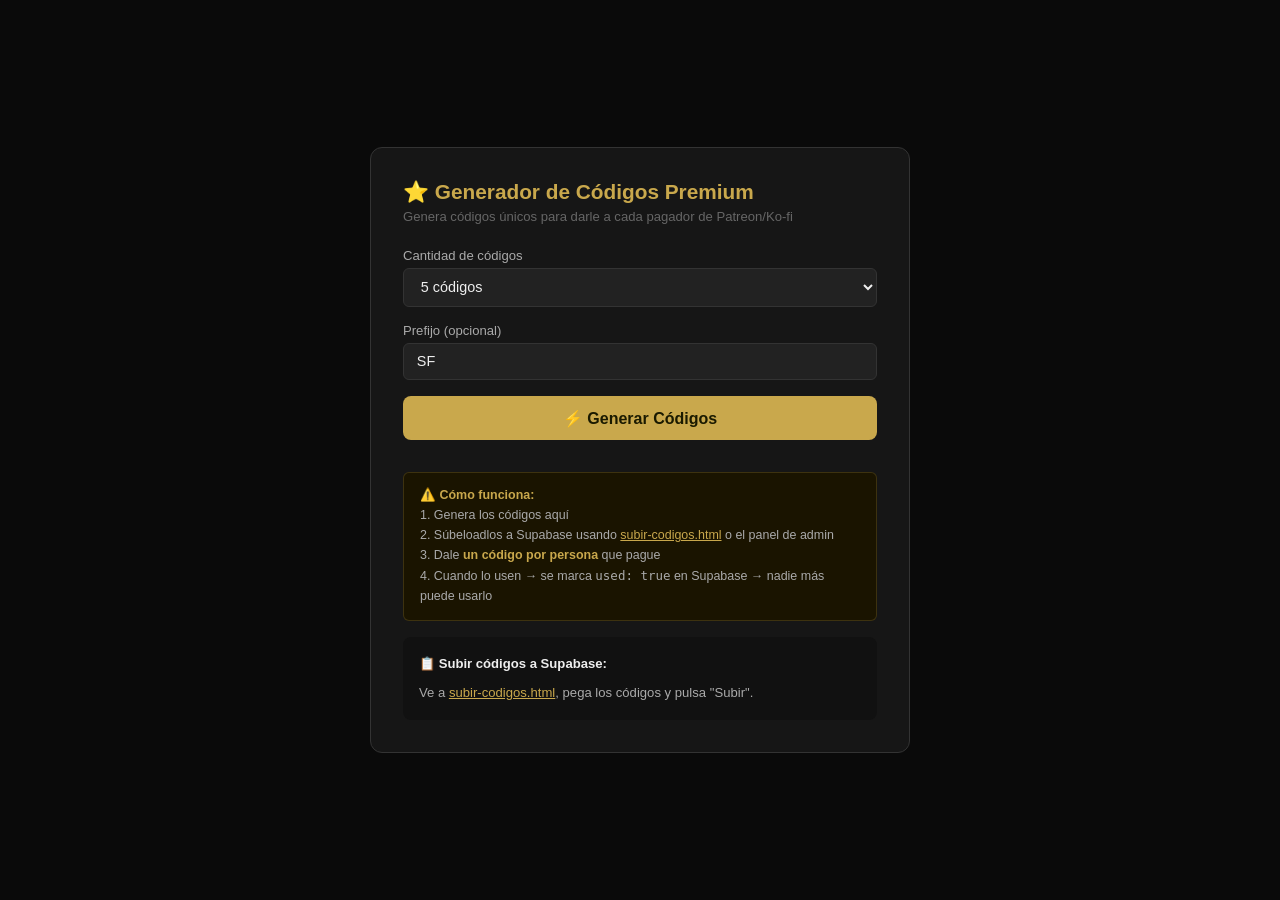
<file: generar-codigos.html>
<!DOCTYPE html>
<html lang="es">
<head>
<meta charset="UTF-8">
<title>StreamFlex — Generador de Códigos Premium</title>
<style>
  * { box-sizing: border-box; margin: 0; padding: 0; }
  body { font-family: Arial, sans-serif; background: #0a0a0a; color: #eee; min-height: 100vh; display: flex; align-items: center; justify-content: center; padding: 1rem; }
  .wrap { background: #161616; border: 1px solid #333; border-radius: 12px; padding: 2rem; width: 100%; max-width: 540px; }
  h1 { color: #c9a84c; font-size: 1.3rem; margin-bottom: 0.3rem; }
  .sub { color: #666; font-size: 0.82rem; margin-bottom: 1.5rem; }
  label { font-size: 0.82rem; color: #aaa; display: block; margin-bottom: 0.3rem; }
  input, select { width: 100%; background: #222; border: 1px solid #333; border-radius: 6px; color: #eee; padding: 0.6rem 0.8rem; font-size: 0.9rem; margin-bottom: 1rem; outline: none; }
  input:focus, select:focus { border-color: #c9a84c; }
  button { width: 100%; background: #c9a84c; color: #1a1a00; border: none; padding: 0.8rem; border-radius: 8px; font-weight: 700; font-size: 1rem; cursor: pointer; margin-bottom: 1rem; }
  button:hover { opacity: 0.85; }
  .codes-out { background: #111; border: 1px solid #333; border-radius: 8px; padding: 1rem; min-height: 80px; font-family: monospace; font-size: 0.9rem; line-height: 1.8; display: none; }
  .code-row { display: flex; justify-content: space-between; align-items: center; padding: 0.2rem 0; border-bottom: 1px solid #1e1e1e; }
  .code-val { color: #f0d080; letter-spacing: 0.1em; }
  .copy-one { background: none; border: 1px solid #333; color: #aaa; padding: 0.2rem 0.6rem; border-radius: 4px; font-size: 0.75rem; cursor: pointer; width: auto; margin: 0; }
  .copy-one:hover { border-color: #c9a84c; color: #c9a84c; }
  .actions { display: flex; gap: 0.5rem; margin-bottom: 1rem; }
  .actions button { flex: 1; margin: 0; }
  .btn-copy-all { background: #222; color: #c9a84c; border: 1px solid #c9a84c; }
  .note { background: #1a1400; border: 1px solid #c9a84c33; border-radius: 6px; padding: 0.8rem 1rem; font-size: 0.78rem; color: #aaa; line-height: 1.6; margin-top: 1rem; }
  .note strong { color: #c9a84c; }
  .step { background: #111; border-radius: 8px; padding: 1rem; margin-top: 1rem; font-size: 0.82rem; color: #aaa; line-height: 1.7; }
  .step strong { color: #eee; display: block; margin-bottom: 0.4rem; }
  pre { background: #0a0a0a; padding: 0.5rem 0.8rem; border-radius: 4px; font-size: 0.75rem; color: #00cc66; overflow-x: auto; margin-top: 0.5rem; }
</style>
</head>
<body>
<div class="wrap">
  <h1>⭐ Generador de Códigos Premium</h1>
  <p class="sub">Genera códigos únicos para darle a cada pagador de Patreon/Ko-fi</p>

  <label>Cantidad de códigos</label>
  <select id="qty">
    <option value="1">1 código</option>
    <option value="5" selected>5 códigos</option>
    <option value="10">10 códigos</option>
    <option value="25">25 códigos</option>
    <option value="50">50 códigos</option>
  </select>

  <label>Prefijo (opcional)</label>
  <input type="text" id="prefix" placeholder="ej: SF o PATRON" maxlength="6" value="SF">

  <button onclick="generateCodes()">⚡ Generar Códigos</button>

  <div id="codesOut" class="codes-out"></div>

  <div class="actions" id="actions" style="display:none">
    <button class="btn-copy-all" onclick="copyAll()">📋 Copiar todos</button>
    <button onclick="downloadTxt()">💾 Descargar .txt</button>
  </div>

  <div class="note">
    <strong>⚠️ Cómo funciona:</strong><br>
    1. Genera los códigos aquí<br>
    2. Súbeloadlos a Supabase usando <a href="subir-codigos.html" style="color:#c9a84c">subir-codigos.html</a> o el panel de admin<br>
    3. Dale <strong>un código por persona</strong> que pague<br>
    4. Cuando lo usen → se marca <code>used: true</code> en Supabase → nadie más puede usarlo
  </div>

  <div class="step">
    <strong>📋 Subir códigos a Supabase:</strong>
    Ve a <a href="subir-codigos.html" style="color:#c9a84c">subir-codigos.html</a>, pega los códigos y pulsa "Subir".
  </div>
</div>

<script>
let generated = [];

function generateCodes() {
  const qty = parseInt(document.getElementById('qty').value);
  const prefix = document.getElementById('prefix').value.trim().toUpperCase().replace(/[^A-Z0-9]/g,'');
  generated = [];
  const chars = 'ABCDEFGHJKLMNPQRSTUVWXYZ23456789'; // no 0,O,1,I to avoid confusion
  for (let i = 0; i < qty; i++) {
    let code = prefix ? prefix + '-' : '';
    for (let j = 0; j < 8; j++) code += chars[Math.floor(Math.random()*chars.length)];
    generated.push(code);
  }
  renderCodes();
}

function renderCodes() {
  const out = document.getElementById('codesOut');
  out.style.display = 'block';
  out.innerHTML = generated.map(c => `
    <div class="code-row">
      <span class="code-val">${c}</span>
      <button class="copy-one" onclick="copyOne('${c}')">Copiar</button>
    </div>`).join('');
  document.getElementById('actions').style.display = 'flex';
}

function copyOne(code) {
  const btn = event.target;
  navigator.clipboard.writeText(code).then(() => {
    btn.textContent = '✓';
    setTimeout(() => btn.textContent = 'Copiar', 1200);
  });
}

function copyAll() {
  const btn = event.target;
  navigator.clipboard.writeText(generated.join('\n')).then(() => {
    btn.textContent = '✓ Copiados';
    setTimeout(() => btn.textContent = '📋 Copiar todos', 1500);
  });
}

function downloadTxt() {
  const date = new Date().toISOString().split('T')[0];
  const blob = new Blob([generated.join('\n')], {type:'text/plain'});
  const a = document.createElement('a');
  a.href = URL.createObjectURL(blob);
  a.download = `streamflex-premium-codes-${date}.txt`;
  a.click();
}
</script>
</body>
</html>
</file>
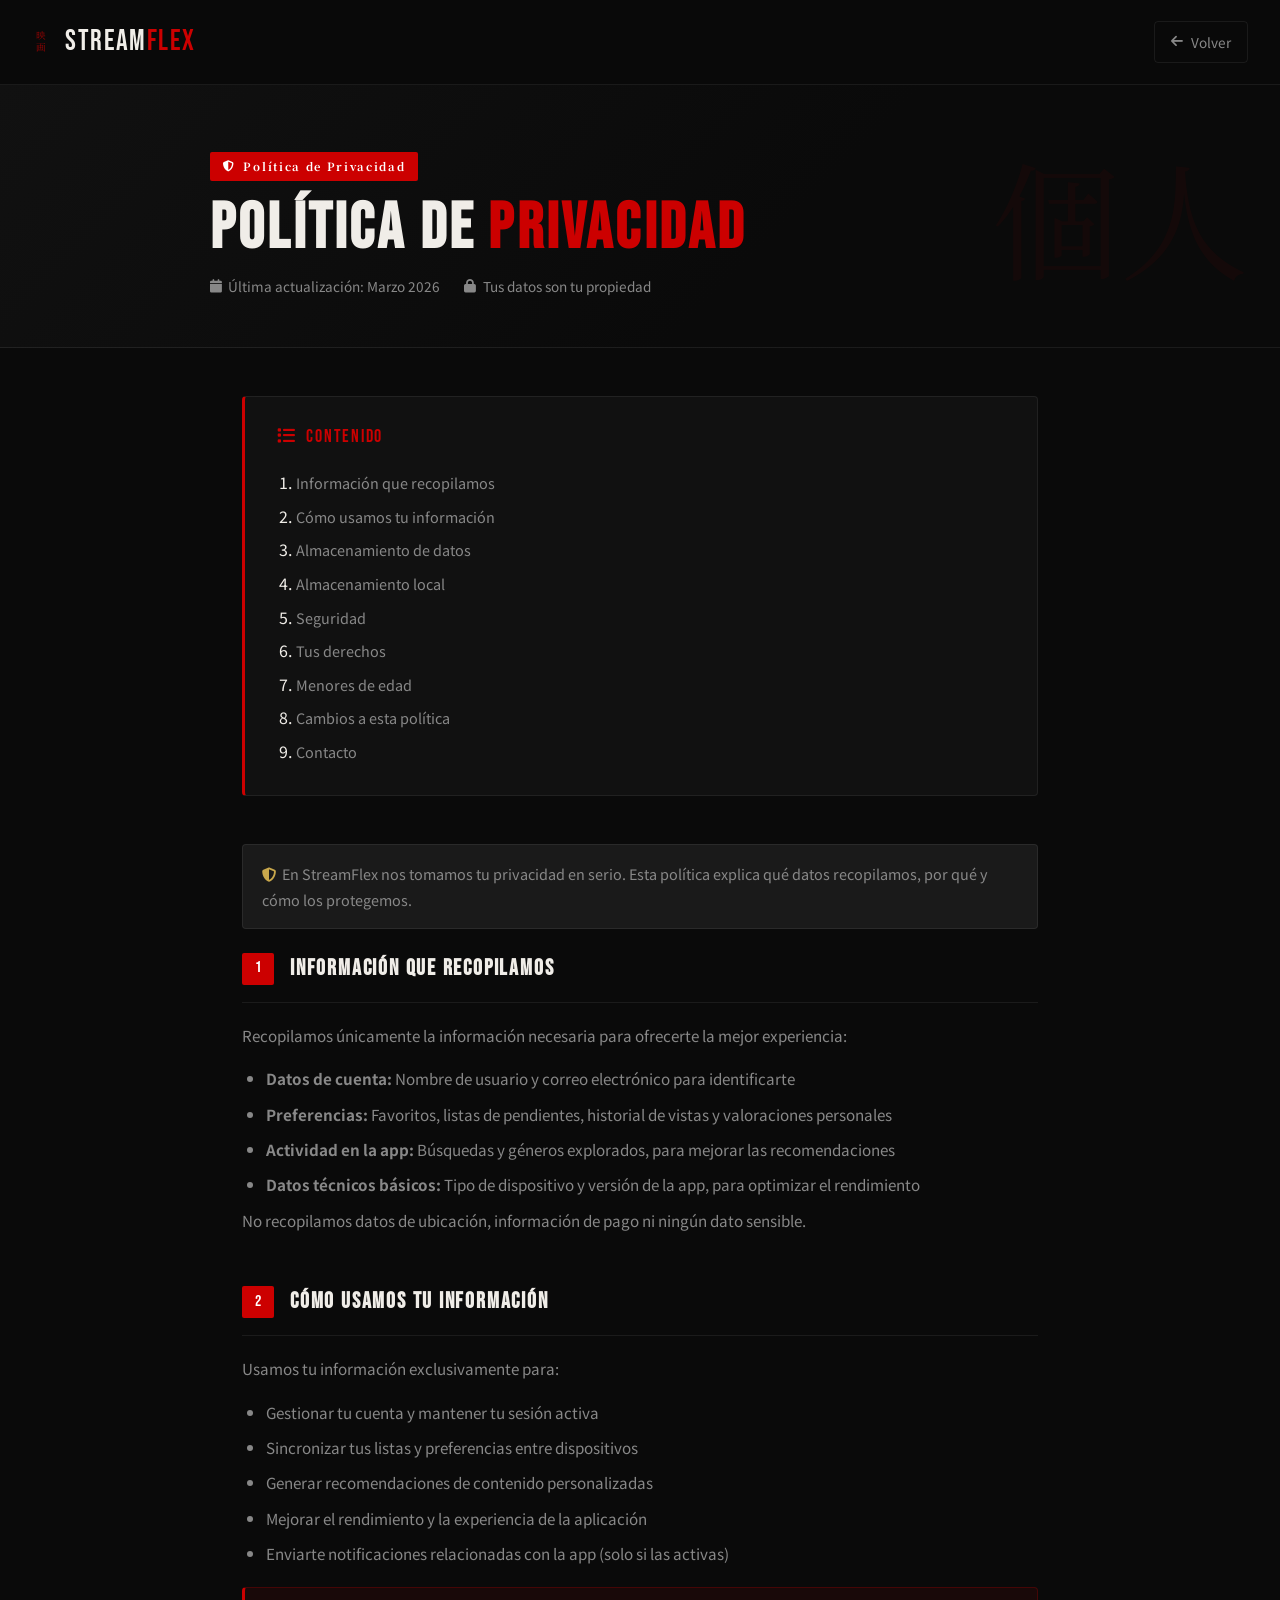
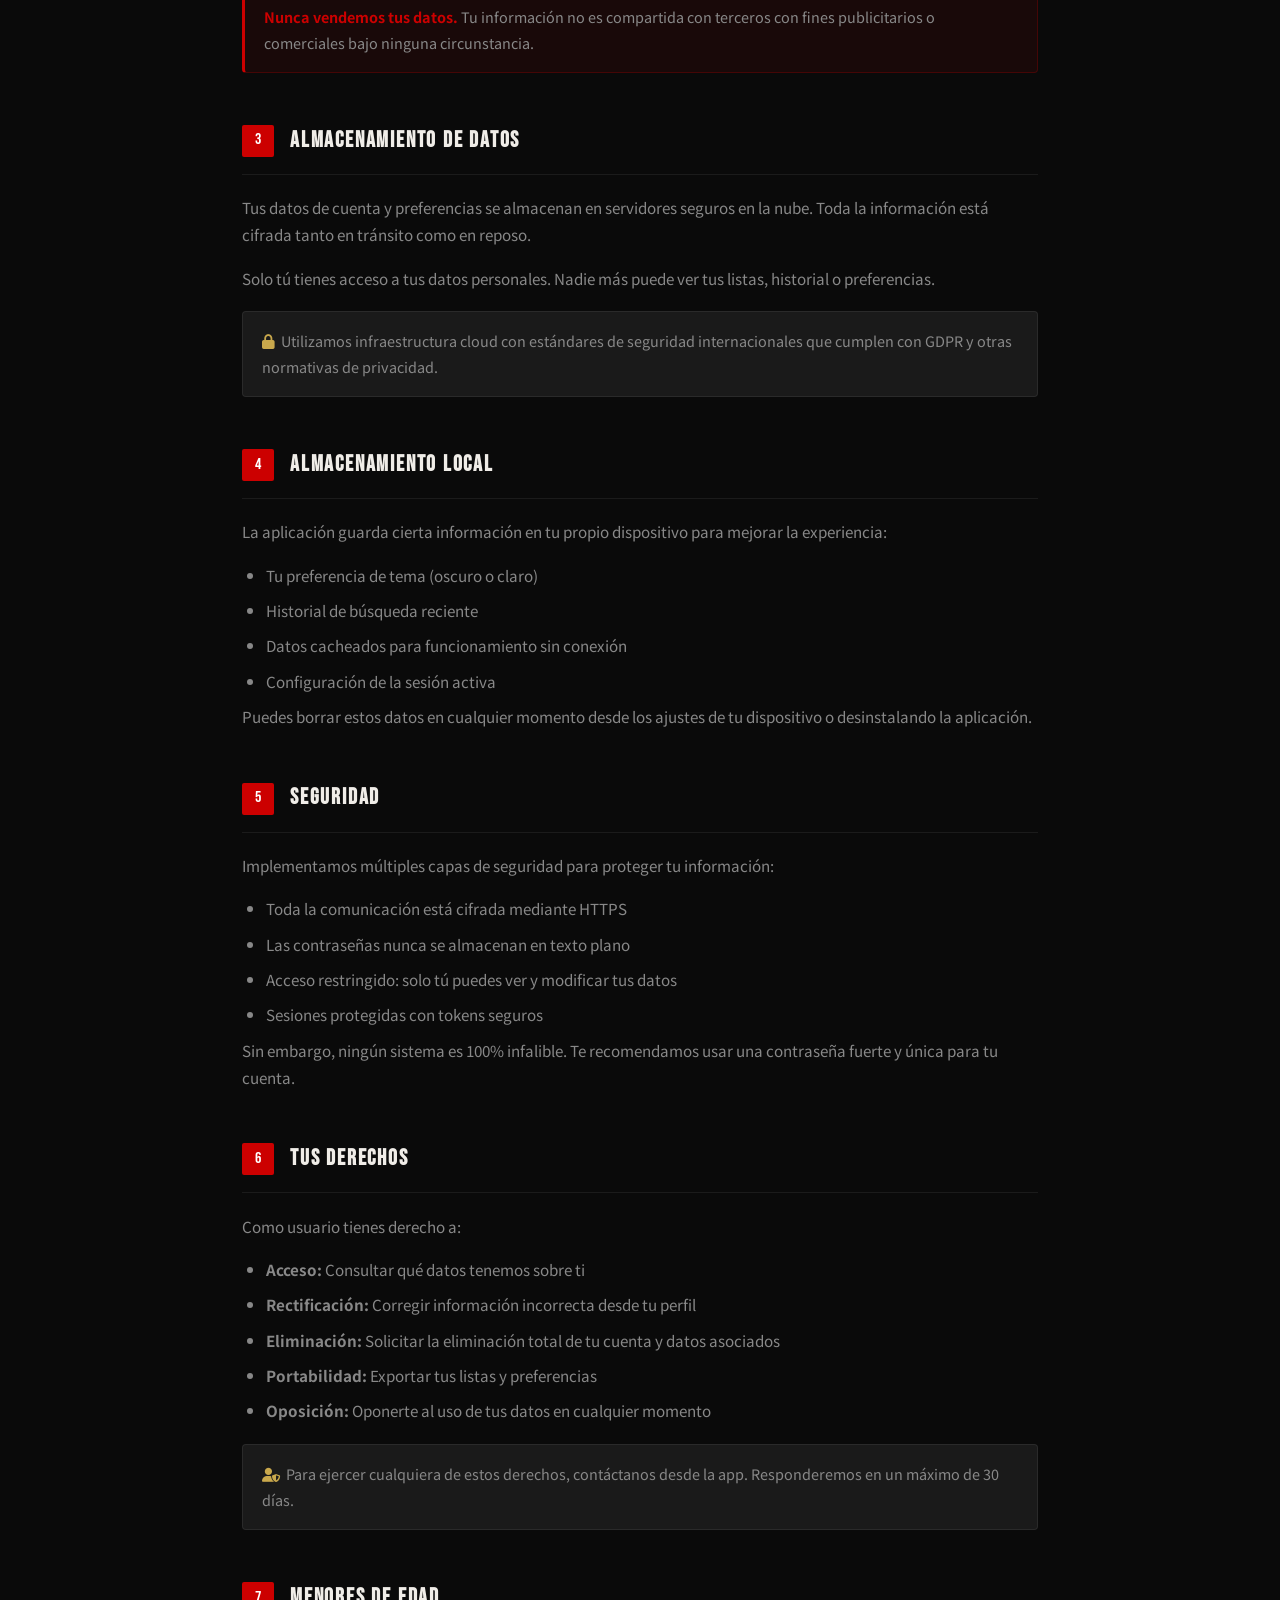
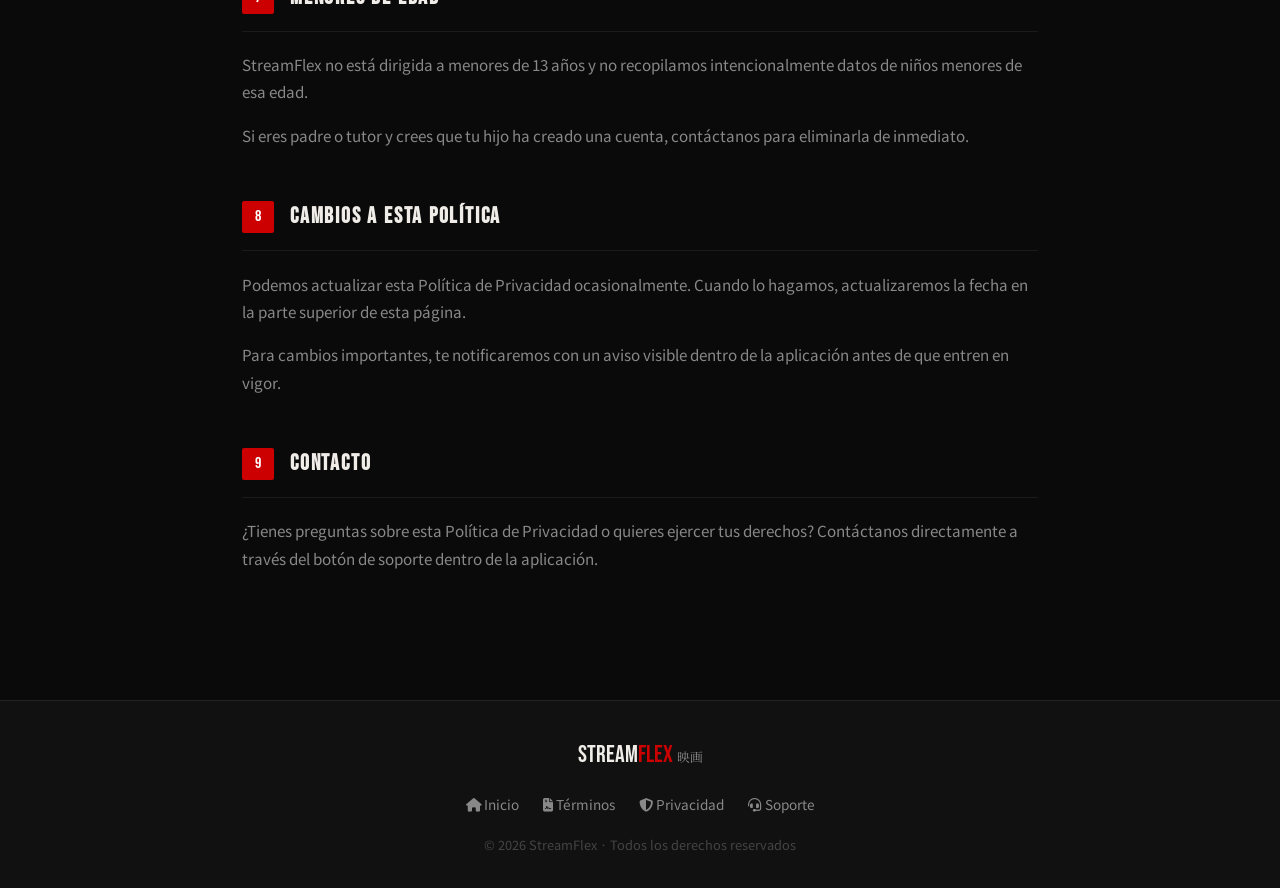
<file: privacy.html>
<!DOCTYPE html>
<html lang="es" data-theme="dark">
<head>
    <meta charset="UTF-8">
    <meta name="viewport" content="width=device-width, initial-scale=1.0">
    <title>Política de Privacidad — StreamFlex</title>
    <link rel="manifest" href="/manifest.json">
    <meta name="theme-color" content="#cc0000">
    <link rel="stylesheet" href="https://cdnjs.cloudflare.com/ajax/libs/font-awesome/6.4.0/css/all.min.css">
    <link href="https://fonts.googleapis.com/css2?family=Bebas+Neue&family=Noto+Sans+JP:wght@300;400;700&family=Noto+Serif+JP:wght@400;700&display=swap" rel="stylesheet">
    <style>
        :root{--bg:#0a0a0a;--bg2:#111;--bg3:#1a1a1a;--red:#cc0000;--text:#f0ede8;--text-dim:#888;--text-muted:#444;--gold:#c9a84c;--border:rgba(255,255,255,0.07);}
        *{margin:0;padding:0;box-sizing:border-box;}
        body{background:var(--bg);color:var(--text);font-family:'Noto Sans JP',sans-serif;line-height:1.8;min-height:100vh;}
        header{background:rgba(10,10,10,0.97);border-bottom:1px solid var(--border);padding:1rem 2rem;display:flex;align-items:center;justify-content:space-between;position:sticky;top:0;z-index:100;backdrop-filter:blur(10px);}
        .logo-wrap{display:flex;align-items:center;gap:1rem;text-decoration:none;}
        .logo-jp{font-family:'Noto Serif JP',serif;font-size:0.6rem;color:var(--red);letter-spacing:0.2em;writing-mode:vertical-rl;opacity:0.7;}
        .logo-main{font-family:'Bebas Neue',sans-serif;font-size:1.8rem;color:var(--text);letter-spacing:0.05em;}
        .logo-main span{color:var(--red);}
        .back-btn{background:none;border:1px solid var(--border);color:var(--text-dim);padding:0.5rem 1rem;border-radius:4px;cursor:pointer;font-family:'Noto Sans JP',sans-serif;font-size:0.85rem;display:flex;align-items:center;gap:0.5rem;text-decoration:none;transition:all 0.2s;}
        .back-btn:hover{border-color:var(--red);color:var(--text);}
        .hero{background:linear-gradient(135deg,var(--bg2) 0%,var(--bg) 60%);border-bottom:1px solid var(--border);padding:4rem 2rem 3rem;position:relative;overflow:hidden;}
        .hero::before{content:'個人';position:absolute;right:2rem;top:50%;transform:translateY(-50%);font-family:'Noto Serif JP',serif;font-size:8rem;color:var(--red);opacity:0.05;pointer-events:none;}
        .hero-inner{max-width:860px;margin:0 auto;}
        .hero-badge{display:inline-flex;align-items:center;gap:0.5rem;background:var(--red);color:white;font-size:0.7rem;font-weight:700;letter-spacing:0.15em;padding:0.3rem 0.8rem;border-radius:2px;margin-bottom:1rem;font-family:'Noto Serif JP',serif;}
        .hero h1{font-family:'Bebas Neue',sans-serif;font-size:clamp(2.5rem,5vw,4rem);letter-spacing:0.05em;line-height:1;margin-bottom:0.8rem;}
        .hero h1 span{color:var(--red);}
        .hero-meta{color:var(--text-dim);font-size:0.85rem;display:flex;gap:1.5rem;flex-wrap:wrap;}
        .hero-meta span{display:flex;align-items:center;gap:0.4rem;}
        .content{max-width:860px;margin:0 auto;padding:3rem 2rem 5rem;}
        .toc{background:var(--bg2);border:1px solid var(--border);border-left:3px solid var(--red);border-radius:4px;padding:1.5rem 2rem;margin-bottom:3rem;}
        .toc-title{font-family:'Bebas Neue',sans-serif;font-size:1.1rem;letter-spacing:0.1em;color:var(--red);margin-bottom:1rem;}
        .toc ol{padding-left:1.2rem;}
        .toc li{margin-bottom:0.3rem;}
        .toc a{color:var(--text-dim);text-decoration:none;font-size:0.9rem;transition:color 0.2s;}
        .toc a:hover{color:var(--red);}
        .section{margin-bottom:3rem;scroll-margin-top:80px;}
        .section-header{display:flex;align-items:center;gap:1rem;margin-bottom:1.2rem;padding-bottom:0.8rem;border-bottom:1px solid var(--border);}
        .section-num{background:var(--red);color:white;font-family:'Bebas Neue',sans-serif;font-size:1rem;width:2rem;height:2rem;display:flex;align-items:center;justify-content:center;border-radius:2px;flex-shrink:0;}
        .section h2{font-family:'Bebas Neue',sans-serif;font-size:1.4rem;letter-spacing:0.08em;}
        .section p{color:var(--text-dim);margin-bottom:1rem;font-size:0.95rem;}
        .section ul{padding-left:1.5rem;color:var(--text-dim);font-size:0.95rem;}
        .section li{margin-bottom:0.5rem;}
        .warning-box{background:rgba(204,0,0,0.08);border:1px solid rgba(204,0,0,0.25);border-left:3px solid var(--red);border-radius:4px;padding:1rem 1.2rem;margin:1.2rem 0;font-size:0.9rem;color:var(--text-dim);}
        .warning-box strong{color:var(--red);}
        .info-box{background:var(--bg3);border:1px solid var(--border);border-radius:4px;padding:1rem 1.2rem;margin:1.2rem 0;font-size:0.9rem;color:var(--text-dim);}
        footer{background:var(--bg2);border-top:1px solid var(--border);padding:2rem;text-align:center;}
        .footer-logo{font-family:'Bebas Neue',sans-serif;font-size:1.5rem;color:var(--text);margin-bottom:0.5rem;}
        .footer-logo span{color:var(--red);}
        .footer-links{display:flex;gap:1.5rem;justify-content:center;flex-wrap:wrap;margin:1rem 0;}
        .footer-links a{color:var(--text-dim);text-decoration:none;font-size:0.85rem;transition:color 0.2s;}
        .footer-links a:hover{color:var(--red);}
        .footer-copy{color:var(--text-muted);font-size:0.8rem;}
        @media(max-width:600px){header{padding:1rem;}.hero{padding:2.5rem 1rem 2rem;}.content{padding:2rem 1rem 4rem;}}
    </style>
</head>
<body>
<header>
    <a class="logo-wrap" href="/index.html">
        <div class="logo-jp">映画</div>
        <div class="logo-main">Stream<span>Flex</span></div>
    </a>
    <a class="back-btn" href="/index.html"><i class="fas fa-arrow-left"></i> Volver</a>
</header>

<div class="hero">
    <div class="hero-inner">
        <div class="hero-badge"><i class="fas fa-shield-alt"></i> Política de Privacidad</div>
        <h1>Política de <span>Privacidad</span></h1>
        <div class="hero-meta">
            <span><i class="fas fa-calendar"></i> Última actualización: Marzo 2026</span>
            <span><i class="fas fa-lock"></i> Tus datos son tu propiedad</span>
        </div>
    </div>
</div>

<div class="content">
    <div class="toc">
        <div class="toc-title"><i class="fas fa-list"></i> &nbsp;Contenido</div>
        <ol>
            <li><a href="#p1">Información que recopilamos</a></li>
            <li><a href="#p2">Cómo usamos tu información</a></li>
            <li><a href="#p3">Almacenamiento de datos</a></li>
            <li><a href="#p4">Almacenamiento local</a></li>
            <li><a href="#p5">Seguridad</a></li>
            <li><a href="#p6">Tus derechos</a></li>
            <li><a href="#p7">Menores de edad</a></li>
            <li><a href="#p8">Cambios a esta política</a></li>
            <li><a href="#p9">Contacto</a></li>
        </ol>
    </div>

    <div class="info-box">
        <i class="fas fa-shield-alt" style="color:var(--gold)"></i> &nbsp;En StreamFlex nos tomamos tu privacidad en serio. Esta política explica qué datos recopilamos, por qué y cómo los protegemos.
    </div>

    <div class="section" id="p1">
        <div class="section-header"><div class="section-num">1</div><h2>Información que Recopilamos</h2></div>
        <p>Recopilamos únicamente la información necesaria para ofrecerte la mejor experiencia:</p>
        <ul>
            <li><strong>Datos de cuenta:</strong> Nombre de usuario y correo electrónico para identificarte</li>
            <li><strong>Preferencias:</strong> Favoritos, listas de pendientes, historial de vistas y valoraciones personales</li>
            <li><strong>Actividad en la app:</strong> Búsquedas y géneros explorados, para mejorar las recomendaciones</li>
            <li><strong>Datos técnicos básicos:</strong> Tipo de dispositivo y versión de la app, para optimizar el rendimiento</li>
        </ul>
        <p>No recopilamos datos de ubicación, información de pago ni ningún dato sensible.</p>
    </div>

    <div class="section" id="p2">
        <div class="section-header"><div class="section-num">2</div><h2>Cómo Usamos tu Información</h2></div>
        <p>Usamos tu información exclusivamente para:</p>
        <ul>
            <li>Gestionar tu cuenta y mantener tu sesión activa</li>
            <li>Sincronizar tus listas y preferencias entre dispositivos</li>
            <li>Generar recomendaciones de contenido personalizadas</li>
            <li>Mejorar el rendimiento y la experiencia de la aplicación</li>
            <li>Enviarte notificaciones relacionadas con la app (solo si las activas)</li>
        </ul>
        <div class="warning-box">
            <strong>Nunca vendemos tus datos.</strong> Tu información no es compartida con terceros con fines publicitarios o comerciales bajo ninguna circunstancia.
        </div>
    </div>

    <div class="section" id="p3">
        <div class="section-header"><div class="section-num">3</div><h2>Almacenamiento de Datos</h2></div>
        <p>Tus datos de cuenta y preferencias se almacenan en servidores seguros en la nube. Toda la información está cifrada tanto en tránsito como en reposo.</p>
        <p>Solo tú tienes acceso a tus datos personales. Nadie más puede ver tus listas, historial o preferencias.</p>
        <div class="info-box">
            <i class="fas fa-lock" style="color:var(--gold)"></i> &nbsp;Utilizamos infraestructura cloud con estándares de seguridad internacionales que cumplen con GDPR y otras normativas de privacidad.
        </div>
    </div>

    <div class="section" id="p4">
        <div class="section-header"><div class="section-num">4</div><h2>Almacenamiento Local</h2></div>
        <p>La aplicación guarda cierta información en tu propio dispositivo para mejorar la experiencia:</p>
        <ul>
            <li>Tu preferencia de tema (oscuro o claro)</li>
            <li>Historial de búsqueda reciente</li>
            <li>Datos cacheados para funcionamiento sin conexión</li>
            <li>Configuración de la sesión activa</li>
        </ul>
        <p>Puedes borrar estos datos en cualquier momento desde los ajustes de tu dispositivo o desinstalando la aplicación.</p>
    </div>

    <div class="section" id="p5">
        <div class="section-header"><div class="section-num">5</div><h2>Seguridad</h2></div>
        <p>Implementamos múltiples capas de seguridad para proteger tu información:</p>
        <ul>
            <li>Toda la comunicación está cifrada mediante HTTPS</li>
            <li>Las contraseñas nunca se almacenan en texto plano</li>
            <li>Acceso restringido: solo tú puedes ver y modificar tus datos</li>
            <li>Sesiones protegidas con tokens seguros</li>
        </ul>
        <p>Sin embargo, ningún sistema es 100% infalible. Te recomendamos usar una contraseña fuerte y única para tu cuenta.</p>
    </div>

    <div class="section" id="p6">
        <div class="section-header"><div class="section-num">6</div><h2>Tus Derechos</h2></div>
        <p>Como usuario tienes derecho a:</p>
        <ul>
            <li><strong>Acceso:</strong> Consultar qué datos tenemos sobre ti</li>
            <li><strong>Rectificación:</strong> Corregir información incorrecta desde tu perfil</li>
            <li><strong>Eliminación:</strong> Solicitar la eliminación total de tu cuenta y datos asociados</li>
            <li><strong>Portabilidad:</strong> Exportar tus listas y preferencias</li>
            <li><strong>Oposición:</strong> Oponerte al uso de tus datos en cualquier momento</li>
        </ul>
        <div class="info-box">
            <i class="fas fa-user-shield" style="color:var(--gold)"></i> &nbsp;Para ejercer cualquiera de estos derechos, contáctanos desde la app. Responderemos en un máximo de 30 días.
        </div>
    </div>

    <div class="section" id="p7">
        <div class="section-header"><div class="section-num">7</div><h2>Menores de Edad</h2></div>
        <p>StreamFlex no está dirigida a menores de 13 años y no recopilamos intencionalmente datos de niños menores de esa edad.</p>
        <p>Si eres padre o tutor y crees que tu hijo ha creado una cuenta, contáctanos para eliminarla de inmediato.</p>
    </div>

    <div class="section" id="p8">
        <div class="section-header"><div class="section-num">8</div><h2>Cambios a esta Política</h2></div>
        <p>Podemos actualizar esta Política de Privacidad ocasionalmente. Cuando lo hagamos, actualizaremos la fecha en la parte superior de esta página.</p>
        <p>Para cambios importantes, te notificaremos con un aviso visible dentro de la aplicación antes de que entren en vigor.</p>
    </div>

    <div class="section" id="p9">
        <div class="section-header"><div class="section-num">9</div><h2>Contacto</h2></div>
        <p>¿Tienes preguntas sobre esta Política de Privacidad o quieres ejercer tus derechos? Contáctanos directamente a través del botón de soporte dentro de la aplicación.</p>
    </div>
</div>

<footer>
    <div class="footer-logo">Stream<span>Flex</span> <span style="font-family:'Noto Serif JP';font-size:0.8rem;color:var(--text-dim)">映画</span></div>
    <div class="footer-links">
        <a href="/index.html"><i class="fas fa-home"></i> Inicio</a>
        <a href="/terms.html"><i class="fas fa-file-contract"></i> Términos</a>
        <a href="/privacy.html"><i class="fas fa-shield-alt"></i> Privacidad</a>
        <a href="/support.html"><i class="fas fa-headset"></i> Soporte</a>
    </div>
    <div class="footer-copy">© 2026 StreamFlex · Todos los derechos reservados</div>
</footer>
</body>
</html>
</file>
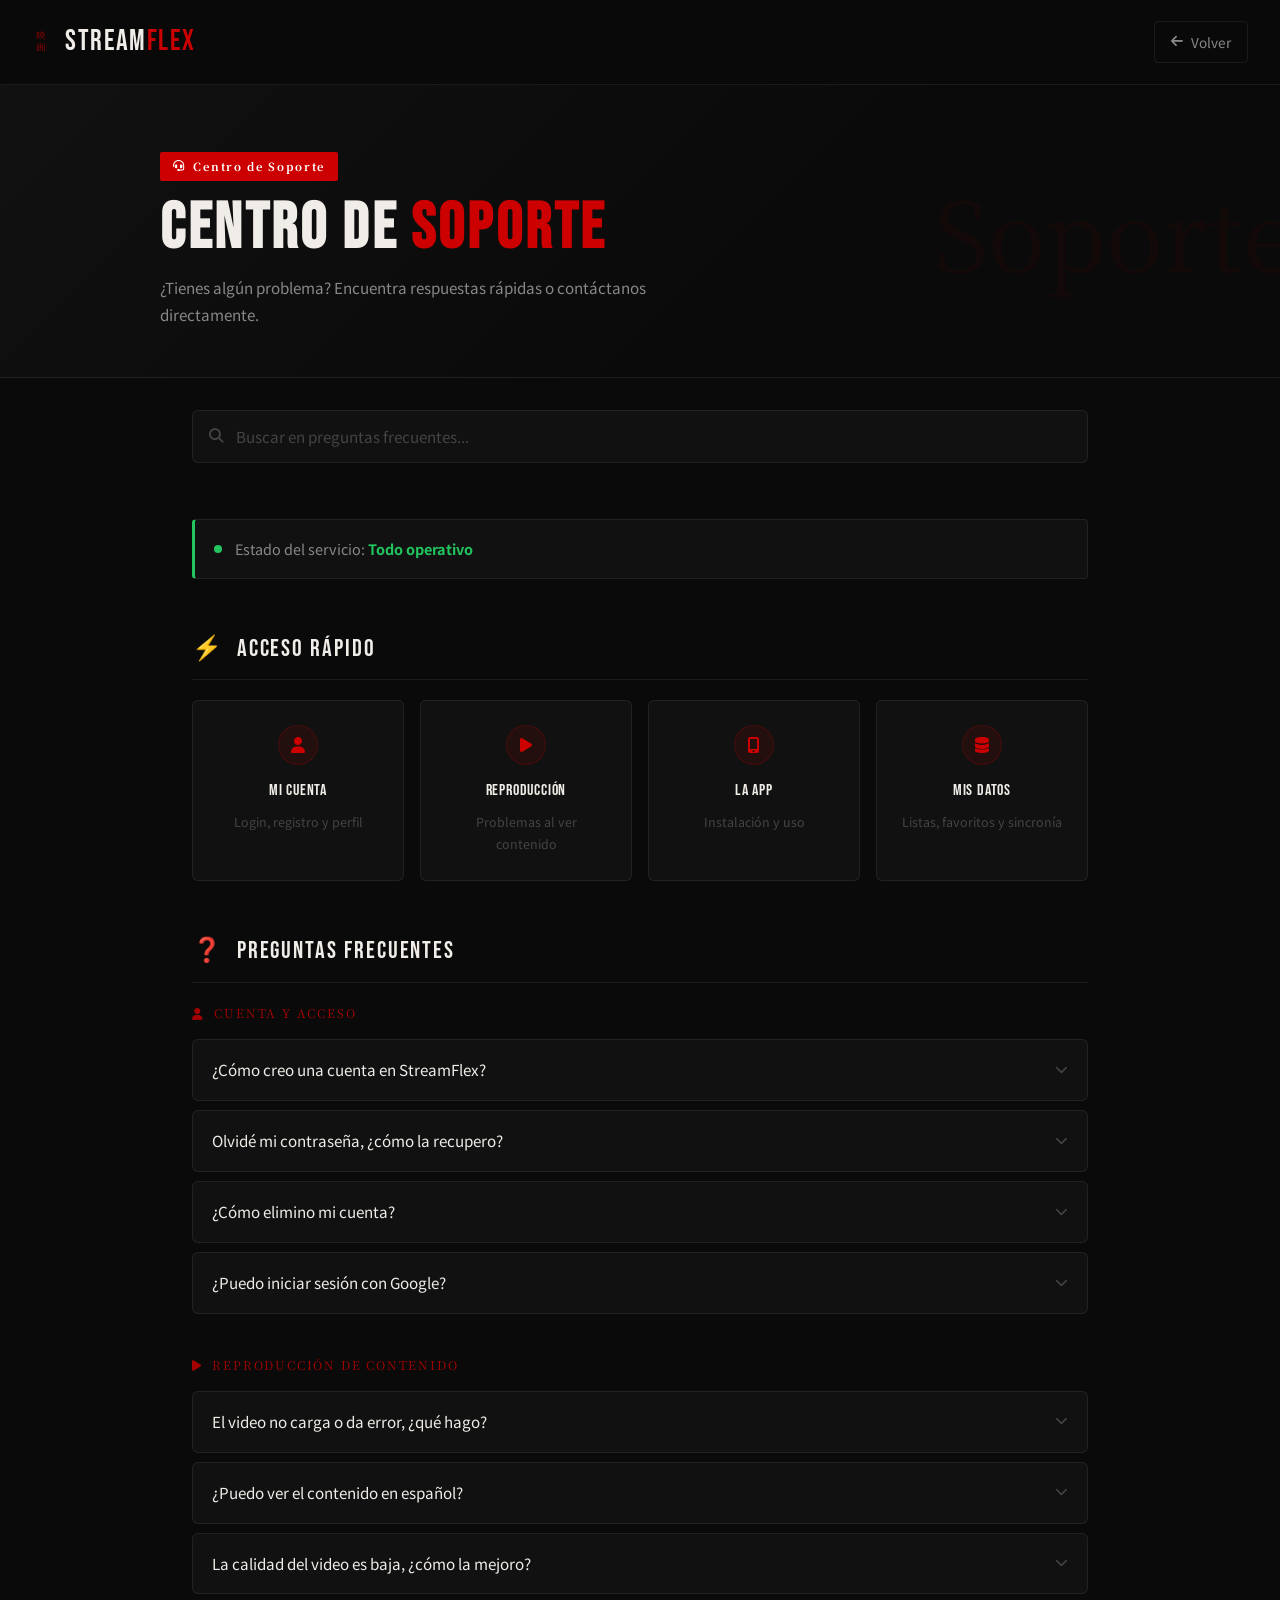
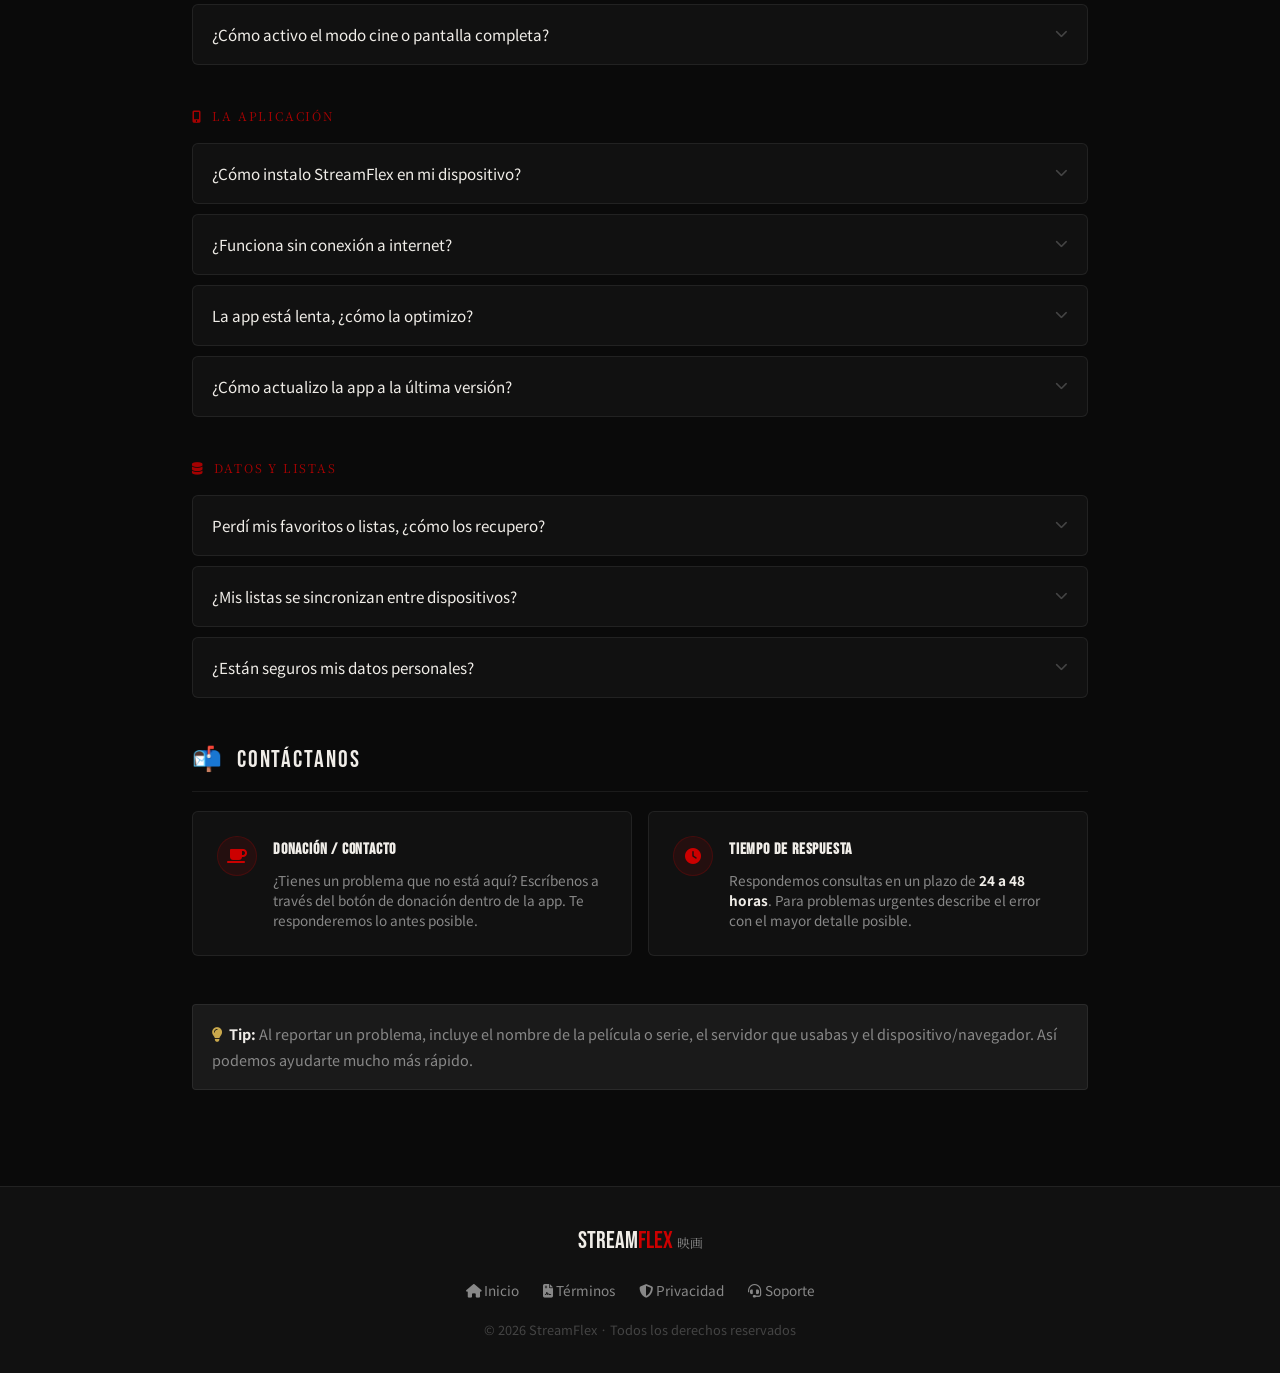
<file: support.html>
<!DOCTYPE html>
<html lang="es" data-theme="dark">
<head>
    <meta charset="UTF-8">
    <meta name="viewport" content="width=device-width, initial-scale=1.0">
    <title>Soporte — StreamFlex</title>
    <link rel="manifest" href="/manifest.json">
    <meta name="theme-color" content="#cc0000">
    <link rel="stylesheet" href="https://cdnjs.cloudflare.com/ajax/libs/font-awesome/6.4.0/css/all.min.css">
    <link href="https://fonts.googleapis.com/css2?family=Bebas+Neue&family=Noto+Sans+JP:wght@300;400;700&family=Noto+Serif+JP:wght@400;700&display=swap" rel="stylesheet">
    <style>
        :root{--bg:#0a0a0a;--bg2:#111;--bg3:#1a1a1a;--red:#cc0000;--red-glow:rgba(204,0,0,0.3);--text:#f0ede8;--text-dim:#888;--text-muted:#444;--gold:#c9a84c;--border:rgba(255,255,255,0.07);}
        *{margin:0;padding:0;box-sizing:border-box;}
        body{background:var(--bg);color:var(--text);font-family:'Noto Sans JP',sans-serif;line-height:1.8;min-height:100vh;}

        /* HEADER */
        header{background:rgba(10,10,10,0.97);border-bottom:1px solid var(--border);padding:1rem 2rem;display:flex;align-items:center;justify-content:space-between;position:sticky;top:0;z-index:100;backdrop-filter:blur(10px);}
        .logo-wrap{display:flex;align-items:center;gap:1rem;text-decoration:none;}
        .logo-jp{font-family:'Noto Serif JP',serif;font-size:0.6rem;color:var(--red);letter-spacing:0.2em;writing-mode:vertical-rl;opacity:0.7;}
        .logo-main{font-family:'Bebas Neue',sans-serif;font-size:1.8rem;color:var(--text);letter-spacing:0.05em;}
        .logo-main span{color:var(--red);}
        .back-btn{background:none;border:1px solid var(--border);color:var(--text-dim);padding:0.5rem 1rem;border-radius:4px;font-family:'Noto Sans JP',sans-serif;font-size:0.85rem;display:flex;align-items:center;gap:0.5rem;text-decoration:none;transition:all 0.2s;}
        .back-btn:hover{border-color:var(--red);color:var(--text);}

        /* HERO */
        .hero{background:linear-gradient(135deg,var(--bg2) 0%,var(--bg) 60%);border-bottom:1px solid var(--border);padding:4rem 2rem 3rem;position:relative;overflow:hidden;}
        .hero::before{content:'Soporte';position:absolute;right:-1rem;top:50%;transform:translateY(-50%);font-family:'Noto Serif JP',serif;font-size:6rem;color:var(--red);opacity:0.05;pointer-events:none;white-space:nowrap;}
        .hero-inner{max-width:960px;margin:0 auto;}
        .hero-badge{display:inline-flex;align-items:center;gap:0.5rem;background:var(--red);color:white;font-size:0.7rem;font-weight:700;letter-spacing:0.15em;padding:0.3rem 0.8rem;border-radius:2px;margin-bottom:1rem;font-family:'Noto Serif JP',serif;}
        .hero h1{font-family:'Bebas Neue',sans-serif;font-size:clamp(2.5rem,5vw,4rem);letter-spacing:0.05em;line-height:1;margin-bottom:0.8rem;}
        .hero h1 span{color:var(--red);}
        .hero-sub{color:var(--text-dim);font-size:0.95rem;max-width:500px;}

        /* SEARCH */
        .search-wrap{max-width:960px;margin:0 auto;padding:2rem 2rem 0;}
        .search-box{display:flex;align-items:center;background:var(--bg2);border:1px solid var(--border);border-radius:6px;padding:0 1rem;gap:0.8rem;transition:border-color 0.2s;}
        .search-box:focus-within{border-color:var(--red);}
        .search-box i{color:var(--text-muted);font-size:0.9rem;}
        .search-box input{flex:1;background:none;border:none;outline:none;color:var(--text);font-family:'Noto Sans JP',sans-serif;font-size:0.95rem;padding:0.9rem 0;}
        .search-box input::placeholder{color:var(--text-muted);}

        /* CONTENT */
        .content{max-width:960px;margin:0 auto;padding:2.5rem 2rem 5rem;}

        /* QUICK CARDS */
        .quick-grid{display:grid;grid-template-columns:repeat(auto-fit,minmax(200px,1fr));gap:1rem;margin-bottom:3rem;}
        .quick-card{background:var(--bg2);border:1px solid var(--border);border-radius:6px;padding:1.5rem;text-align:center;cursor:pointer;transition:all 0.2s;text-decoration:none;color:var(--text);}
        .quick-card:hover{border-color:var(--red);transform:translateY(-2px);box-shadow:0 8px 24px rgba(0,0,0,0.4);}
        .quick-card-icon{width:2.5rem;height:2.5rem;background:rgba(204,0,0,0.1);border:1px solid rgba(204,0,0,0.2);border-radius:50%;display:flex;align-items:center;justify-content:center;margin:0 auto 0.8rem;font-size:1rem;color:var(--red);}
        .quick-card-title{font-family:'Bebas Neue',sans-serif;font-size:1rem;letter-spacing:0.05em;margin-bottom:0.3rem;}
        .quick-card-sub{color:var(--text-muted);font-size:0.78rem;}

        /* SECTION TITLE */
        .section-title{font-family:'Bebas Neue',sans-serif;font-size:1.5rem;letter-spacing:0.08em;margin-bottom:1.2rem;padding-bottom:0.6rem;border-bottom:1px solid var(--border);display:flex;align-items:center;gap:0.8rem;}
        .section-title span{color:var(--red);}

        /* FAQ */
        .faq-group{margin-bottom:2.5rem;}
        .faq-group-label{font-family:'Noto Serif JP',serif;font-size:0.75rem;color:var(--red);letter-spacing:0.15em;text-transform:uppercase;margin-bottom:1rem;opacity:0.8;}
        .faq-item{background:var(--bg2);border:1px solid var(--border);border-radius:6px;margin-bottom:0.6rem;overflow:hidden;}
        .faq-question{padding:1rem 1.2rem;cursor:pointer;display:flex;align-items:center;justify-content:space-between;gap:1rem;font-size:0.95rem;user-select:none;transition:background 0.2s;}
        .faq-question:hover{background:var(--bg3);}
        .faq-question.open{background:var(--bg3);color:var(--red);}
        .faq-arrow{color:var(--text-muted);font-size:0.8rem;transition:transform 0.3s;flex-shrink:0;}
        .faq-question.open .faq-arrow{transform:rotate(180deg);color:var(--red);}
        .faq-answer{max-height:0;overflow:hidden;transition:max-height 0.35s ease, padding 0.2s;}
        .faq-answer.open{max-height:400px;padding:0 1.2rem 1.2rem;}
        .faq-answer p{color:var(--text-dim);font-size:0.9rem;line-height:1.7;}
        .faq-answer ul{color:var(--text-dim);font-size:0.9rem;padding-left:1.2rem;}
        .faq-answer li{margin-bottom:0.4rem;}

        /* CONTACT */
        .contact-grid{display:grid;grid-template-columns:repeat(auto-fit,minmax(260px,1fr));gap:1rem;margin-bottom:3rem;}
        .contact-card{background:var(--bg2);border:1px solid var(--border);border-radius:6px;padding:1.5rem;display:flex;gap:1rem;align-items:flex-start;transition:border-color 0.2s;}
        .contact-card:hover{border-color:rgba(204,0,0,0.3);}
        .contact-icon{width:2.5rem;height:2.5rem;background:rgba(204,0,0,0.1);border:1px solid rgba(204,0,0,0.2);border-radius:50%;display:flex;align-items:center;justify-content:center;font-size:1rem;color:var(--red);flex-shrink:0;}
        .contact-info h3{font-family:'Bebas Neue',sans-serif;font-size:1rem;letter-spacing:0.05em;margin-bottom:0.3rem;}
        .contact-info p{color:var(--text-dim);font-size:0.85rem;line-height:1.5;}
        .contact-info a{color:var(--red);text-decoration:none;}
        .contact-info a:hover{text-decoration:underline;}

        /* STATUS */
        .status-bar{background:var(--bg2);border:1px solid var(--border);border-left:3px solid #22c55e;border-radius:4px;padding:1rem 1.2rem;display:flex;align-items:center;gap:0.8rem;margin-bottom:3rem;font-size:0.9rem;}
        .status-dot{width:8px;height:8px;background:#22c55e;border-radius:50%;animation:pulse 2s infinite;}
        @keyframes pulse{0%,100%{opacity:1;}50%{opacity:0.4;}}
        .status-bar span{color:var(--text-dim);}
        .status-bar strong{color:#22c55e;}

        /* INFO BOX */
        .info-box{background:var(--bg3);border:1px solid var(--border);border-radius:4px;padding:1rem 1.2rem;margin:1rem 0;font-size:0.9rem;color:var(--text-dim);}

        /* FOOTER */
        footer{background:var(--bg2);border-top:1px solid var(--border);padding:2rem;text-align:center;}
        .footer-logo{font-family:'Bebas Neue',sans-serif;font-size:1.5rem;color:var(--text);margin-bottom:0.5rem;}
        .footer-logo span{color:var(--red);}
        .footer-links{display:flex;gap:1.5rem;justify-content:center;flex-wrap:wrap;margin:1rem 0;}
        .footer-links a{color:var(--text-dim);text-decoration:none;font-size:0.85rem;transition:color 0.2s;}
        .footer-links a:hover{color:var(--red);}
        .footer-copy{color:var(--text-muted);font-size:0.8rem;}

        /* NO RESULTS */
        .no-results{text-align:center;padding:2rem;color:var(--text-muted);display:none;}

        @media(max-width:600px){header{padding:1rem;}.hero{padding:2.5rem 1rem 2rem;}.content{padding:1.5rem 1rem 4rem;}.search-wrap{padding:1.5rem 1rem 0;}}
    </style>
</head>
<body>

<header>
    <a class="logo-wrap" href="/index.html">
        <div class="logo-jp">映画</div>
        <div class="logo-main">Stream<span>Flex</span></div>
    </a>
    <a class="back-btn" href="/index.html"><i class="fas fa-arrow-left"></i> Volver</a>
</header>

<div class="hero">
    <div class="hero-inner">
        <div class="hero-badge"><i class="fas fa-headset"></i> Centro de Soporte</div>
        <h1>Centro de <span>Soporte</span></h1>
        <p class="hero-sub">¿Tienes algún problema? Encuentra respuestas rápidas o contáctanos directamente.</p>
    </div>
</div>

<div class="search-wrap">
    <div class="search-box">
        <i class="fas fa-search"></i>
        <input type="text" id="faqSearch" placeholder="Buscar en preguntas frecuentes...">
    </div>
</div>

<div class="content">

    <!-- Status -->
    <div class="status-bar" style="margin-top:1rem;">
        <div class="status-dot"></div>
        <span>Estado del servicio: <strong>Todo operativo</strong></span>
    </div>

    <!-- Quick access -->
    <div class="section-title"><span>⚡</span> Acceso Rápido</div>
    <div class="quick-grid">
        <a class="quick-card" href="#faq-cuenta">
            <div class="quick-card-icon"><i class="fas fa-user"></i></div>
            <div class="quick-card-title">Mi Cuenta</div>
            <div class="quick-card-sub">Login, registro y perfil</div>
        </a>
        <a class="quick-card" href="#faq-reproduccion">
            <div class="quick-card-icon"><i class="fas fa-play"></i></div>
            <div class="quick-card-title">Reproducción</div>
            <div class="quick-card-sub">Problemas al ver contenido</div>
        </a>
        <a class="quick-card" href="#faq-app">
            <div class="quick-card-icon"><i class="fas fa-mobile-alt"></i></div>
            <div class="quick-card-title">La App</div>
            <div class="quick-card-sub">Instalación y uso</div>
        </a>
        <a class="quick-card" href="#faq-datos">
            <div class="quick-card-icon"><i class="fas fa-database"></i></div>
            <div class="quick-card-title">Mis Datos</div>
            <div class="quick-card-sub">Listas, favoritos y sincronía</div>
        </a>
    </div>

    <!-- FAQ -->
    <div class="section-title"><span>❓</span> Preguntas Frecuentes</div>
    <div id="faqContainer">

        <div class="faq-group" id="faq-cuenta">
            <div class="faq-group-label"><i class="fas fa-user"></i> &nbsp;Cuenta y acceso</div>

            <div class="faq-item" data-keywords="cuenta registro crear usuario contraseña">
                <div class="faq-question" onclick="toggleFaq(this)">
                    ¿Cómo creo una cuenta en StreamFlex?
                    <i class="fas fa-chevron-down faq-arrow"></i>
                </div>
                <div class="faq-answer">
                    <p>Abre la app y toca <strong>"Crear cuenta"</strong> en la pantalla de inicio. Ingresa un nombre de usuario, correo electrónico y una contraseña de al menos 6 caracteres. También puedes registrarte directamente con tu cuenta de Google tocando el botón correspondiente.</p>
                </div>
            </div>

            <div class="faq-item" data-keywords="contraseña olvidé recuperar restablecer">
                <div class="faq-question" onclick="toggleFaq(this)">
                    Olvidé mi contraseña, ¿cómo la recupero?
                    <i class="fas fa-chevron-down faq-arrow"></i>
                </div>
                <div class="faq-answer">
                    <p>En la pantalla de inicio de sesión toca <strong>"¿Olvidaste tu contraseña?"</strong>. Ingresa tu correo y recibirás un enlace para restablecerla. Revisa también tu carpeta de spam si no lo ves en unos minutos.</p>
                </div>
            </div>

            <div class="faq-item" data-keywords="eliminar borrar cuenta datos">
                <div class="faq-question" onclick="toggleFaq(this)">
                    ¿Cómo elimino mi cuenta?
                    <i class="fas fa-chevron-down faq-arrow"></i>
                </div>
                <div class="faq-answer">
                    <p>Ve a tu <strong>Perfil</strong> dentro de la app y selecciona la opción de eliminar cuenta. Ten en cuenta que esta acción es irreversible y borrará todas tus listas, favoritos e historial permanentemente.</p>
                </div>
            </div>

            <div class="faq-item" data-keywords="google login iniciar sesión acceso">
                <div class="faq-question" onclick="toggleFaq(this)">
                    ¿Puedo iniciar sesión con Google?
                    <i class="fas fa-chevron-down faq-arrow"></i>
                </div>
                <div class="faq-answer">
                    <p>Sí. En la pantalla de acceso toca el botón <strong>"Continuar con Google"</strong> y selecciona tu cuenta. Es el método más rápido y no requiere recordar contraseñas.</p>
                </div>
            </div>
        </div>

        <div class="faq-group" id="faq-reproduccion">
            <div class="faq-group-label"><i class="fas fa-play"></i> &nbsp;Reproducción de contenido</div>

            <div class="faq-item" data-keywords="no carga video reproduce error servidor">
                <div class="faq-question" onclick="toggleFaq(this)">
                    El video no carga o da error, ¿qué hago?
                    <i class="fas fa-chevron-down faq-arrow"></i>
                </div>
                <div class="faq-answer">
                    <p>Prueba estas soluciones en orden:</p>
                    <ul>
                        <li>Cambia a otro servidor usando los botones de "Servidor 1, 2, 3..." dentro del reproductor</li>
                        <li>Verifica tu conexión a internet</li>
                        <li>Cierra y vuelve a abrir la app</li>
                        <li>Si ningún servidor funciona, el contenido puede no estar disponible temporalmente</li>
                    </ul>
                </div>
            </div>

            <div class="faq-item" data-keywords="español audio idioma doblaje subtitulos">
                <div class="faq-question" onclick="toggleFaq(this)">
                    ¿Puedo ver el contenido en español?
                    <i class="fas fa-chevron-down faq-arrow"></i>
                </div>
                <div class="faq-answer">
                    <p>Depende del servidor. Algunos servidores (marcados con 🌎) tienen opciones de idioma dentro del propio reproductor. Te recomendamos probar los servidores del 6 en adelante, ya que algunos incluyen doblaje o subtítulos en español.</p>
                </div>
            </div>

            <div class="faq-item" data-keywords="calidad hd 4k baja imagen pixelada">
                <div class="faq-question" onclick="toggleFaq(this)">
                    La calidad del video es baja, ¿cómo la mejoro?
                    <i class="fas fa-chevron-down faq-arrow"></i>
                </div>
                <div class="faq-answer">
                    <p>La calidad depende del servidor y tu velocidad de conexión. Prueba cambiar de servidor para encontrar uno con mejor calidad. Algunos reproductores tienen selector de calidad dentro del video.</p>
                </div>
            </div>

            <div class="faq-item" data-keywords="pantalla completa fullscreen cine">
                <div class="faq-question" onclick="toggleFaq(this)">
                    ¿Cómo activo el modo cine o pantalla completa?
                    <i class="fas fa-chevron-down faq-arrow"></i>
                </div>
                <div class="faq-answer">
                    <p>Toca el botón <strong><i class="fas fa-expand"></i> Modo Cine</strong> en la pantalla del reproductor. Para salir del modo cine toca el botón de salir o presiona <kbd>Esc</kbd> en teclado.</p>
                </div>
            </div>
        </div>

        <div class="faq-group" id="faq-app">
            <div class="faq-group-label"><i class="fas fa-mobile-alt"></i> &nbsp;La aplicación</div>

            <div class="faq-item" data-keywords="instalar pwa app movil android ios escritorio">
                <div class="faq-question" onclick="toggleFaq(this)">
                    ¿Cómo instalo StreamFlex en mi dispositivo?
                    <i class="fas fa-chevron-down faq-arrow"></i>
                </div>
                <div class="faq-answer">
                    <p>StreamFlex es una PWA (app web progresiva). Para instalarla:</p>
                    <ul>
                        <li><strong>Android:</strong> Toca el botón de descarga en la barra superior o el menú del navegador → "Agregar a pantalla de inicio"</li>
                        <li><strong>iPhone/iPad:</strong> En Safari toca el botón compartir → "Añadir a pantalla de inicio"</li>
                        <li><strong>PC/Mac:</strong> En Chrome o Edge toca el ícono de instalación en la barra de direcciones</li>
                    </ul>
                </div>
            </div>

            <div class="faq-item" data-keywords="offline sin conexion internet funciona">
                <div class="faq-question" onclick="toggleFaq(this)">
                    ¿Funciona sin conexión a internet?
                    <i class="fas fa-chevron-down faq-arrow"></i>
                </div>
                <div class="faq-answer">
                    <p>La interfaz y las listas guardadas se cargan sin conexión gracias al caché. Sin embargo, la reproducción de contenido sí requiere conexión a internet activa.</p>
                </div>
            </div>

            <div class="faq-item" data-keywords="lento tarda carga rendimiento performance">
                <div class="faq-question" onclick="toggleFaq(this)">
                    La app está lenta, ¿cómo la optimizo?
                    <i class="fas fa-chevron-down faq-arrow"></i>
                </div>
                <div class="faq-answer">
                    <p>Prueba lo siguiente:</p>
                    <ul>
                        <li>Cierra otras aplicaciones abiertas en tu dispositivo</li>
                        <li>Limpia el caché de la app desde los ajustes del navegador</li>
                        <li>Verifica tu velocidad de conexión a internet</li>
                        <li>Reinstala la app si el problema persiste</li>
                    </ul>
                </div>
            </div>

            <div class="faq-item" data-keywords="actualizar version nueva update">
                <div class="faq-question" onclick="toggleFaq(this)">
                    ¿Cómo actualizo la app a la última versión?
                    <i class="fas fa-chevron-down faq-arrow"></i>
                </div>
                <div class="faq-answer">
                    <p>StreamFlex se actualiza automáticamente. Al abrir la app con conexión a internet, descarga los últimos cambios en segundo plano. Si quieres forzar una actualización, limpia el caché del navegador y recarga la app.</p>
                </div>
            </div>
        </div>

        <div class="faq-group" id="faq-datos">
            <div class="faq-group-label"><i class="fas fa-database"></i> &nbsp;Datos y listas</div>

            <div class="faq-item" data-keywords="favoritos listas perdidos borrados sincronia">
                <div class="faq-question" onclick="toggleFaq(this)">
                    Perdí mis favoritos o listas, ¿cómo los recupero?
                    <i class="fas fa-chevron-down faq-arrow"></i>
                </div>
                <div class="faq-answer">
                    <p>Asegúrate de estar logueado con la misma cuenta. Tus datos están sincronizados en la nube y deberían aparecer automáticamente. Si el problema persiste, cierra sesión, espera unos segundos y vuelve a iniciar sesión.</p>
                </div>
            </div>

            <div class="faq-item" data-keywords="sincronizar dispositivos movil pc tablet">
                <div class="faq-question" onclick="toggleFaq(this)">
                    ¿Mis listas se sincronizan entre dispositivos?
                    <i class="fas fa-chevron-down faq-arrow"></i>
                </div>
                <div class="faq-answer">
                    <p>Sí. Siempre que inicies sesión con la misma cuenta, tus favoritos, pendientes, historial y preferencias estarán disponibles en cualquier dispositivo automáticamente.</p>
                </div>
            </div>

            <div class="faq-item" data-keywords="privacidad datos personales seguridad">
                <div class="faq-question" onclick="toggleFaq(this)">
                    ¿Están seguros mis datos personales?
                    <i class="fas fa-chevron-down faq-arrow"></i>
                </div>
                <div class="faq-answer">
                    <p>Sí. Todos los datos están cifrados y solo tú tienes acceso a ellos. Nunca vendemos ni compartimos tu información con terceros. Consulta nuestra <a href="/privacy.html" style="color:var(--red)">Política de Privacidad</a> para más detalles.</p>
                </div>
            </div>
        </div>

    </div>
    <div class="no-results" id="noResults"><i class="fas fa-search" style="font-size:2rem;margin-bottom:1rem;display:block;"></i>No encontramos resultados para tu búsqueda.<br><span style="font-size:0.85rem;">Intenta con otras palabras o contáctanos directamente.</span></div>

    <!-- CONTACT -->
    <div class="section-title" style="margin-top:1rem;"><span>📬</span> Contáctanos</div>
    <div class="contact-grid">
        <div class="contact-card">
            <div class="contact-icon"><i class="fas fa-coffee"></i></div>
            <div class="contact-info">
                <h3>Donación / Contacto</h3>
                <p>¿Tienes un problema que no está aquí? Escríbenos a través del botón de donación dentro de la app. Te responderemos lo antes posible.</p>
            </div>
        </div>
        <div class="contact-card">
            <div class="contact-icon"><i class="fas fa-clock"></i></div>
            <div class="contact-info">
                <h3>Tiempo de respuesta</h3>
                <p>Respondemos consultas en un plazo de <strong style="color:var(--text)">24 a 48 horas</strong>. Para problemas urgentes describe el error con el mayor detalle posible.</p>
            </div>
        </div>
    </div>

    <div class="info-box">
        <i class="fas fa-lightbulb" style="color:var(--gold)"></i> &nbsp;<strong style="color:var(--text)">Tip:</strong> Al reportar un problema, incluye el nombre de la película o serie, el servidor que usabas y el dispositivo/navegador. Así podemos ayudarte mucho más rápido.
    </div>

</div>

<footer>
    <div class="footer-logo">Stream<span>Flex</span> <span style="font-family:'Noto Serif JP';font-size:0.8rem;color:var(--text-dim)">映画</span></div>
    <div class="footer-links">
        <a href="/index.html"><i class="fas fa-home"></i> Inicio</a>
        <a href="/terms.html"><i class="fas fa-file-contract"></i> Términos</a>
        <a href="/privacy.html"><i class="fas fa-shield-alt"></i> Privacidad</a>
        <a href="/support.html"><i class="fas fa-headset"></i> Soporte</a>
    </div>
    <div class="footer-copy">© 2026 StreamFlex · Todos los derechos reservados</div>
</footer>

<script>
function toggleFaq(el) {
    const answer = el.nextElementSibling;
    const isOpen = el.classList.contains('open');
    // Close all
    document.querySelectorAll('.faq-question.open').forEach(q => {
        q.classList.remove('open');
        q.nextElementSibling.classList.remove('open');
    });
    // Open clicked if it was closed
    if (!isOpen) {
        el.classList.add('open');
        answer.classList.add('open');
    }
}

// Search
document.getElementById('faqSearch').addEventListener('input', function() {
    const q = this.value.toLowerCase().trim();
    const items = document.querySelectorAll('.faq-item');
    const groups = document.querySelectorAll('.faq-group');
    let anyVisible = false;

    items.forEach(item => {
        const keywords = (item.dataset.keywords || '').toLowerCase();
        const text = item.textContent.toLowerCase();
        const match = !q || keywords.includes(q) || text.includes(q);
        item.style.display = match ? '' : 'none';
        if (match) anyVisible = true;
    });

    groups.forEach(group => {
        const visible = [...group.querySelectorAll('.faq-item')].some(i => i.style.display !== 'none');
        group.style.display = visible ? '' : 'none';
    });

    document.getElementById('noResults').style.display = anyVisible ? 'none' : 'block';
});

// Smooth scroll for quick cards
document.querySelectorAll('a[href^="#"]').forEach(a => {
    a.addEventListener('click', e => {
        e.preventDefault();
        const target = document.querySelector(a.getAttribute('href'));
        if (target) target.scrollIntoView({ behavior: 'smooth', block: 'start' });
    });
});
</script>
</body>
</html>
</file>
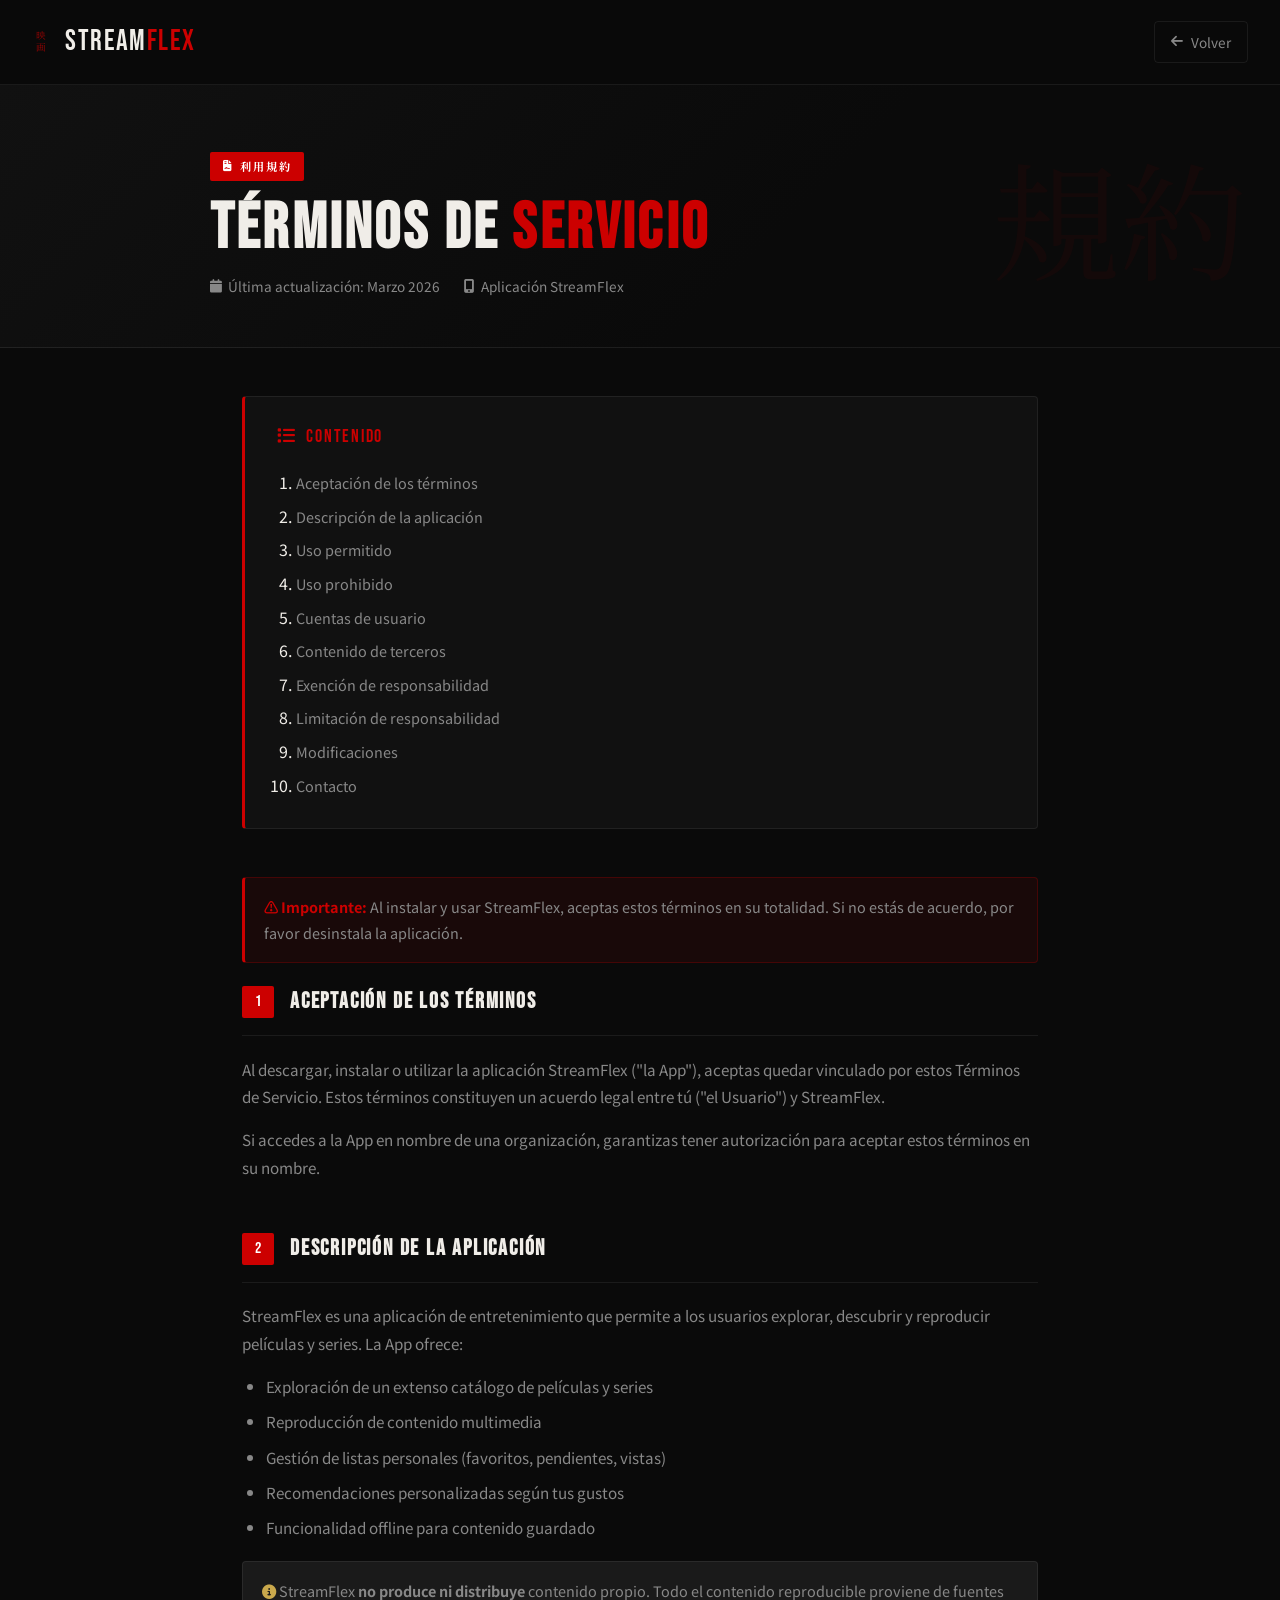
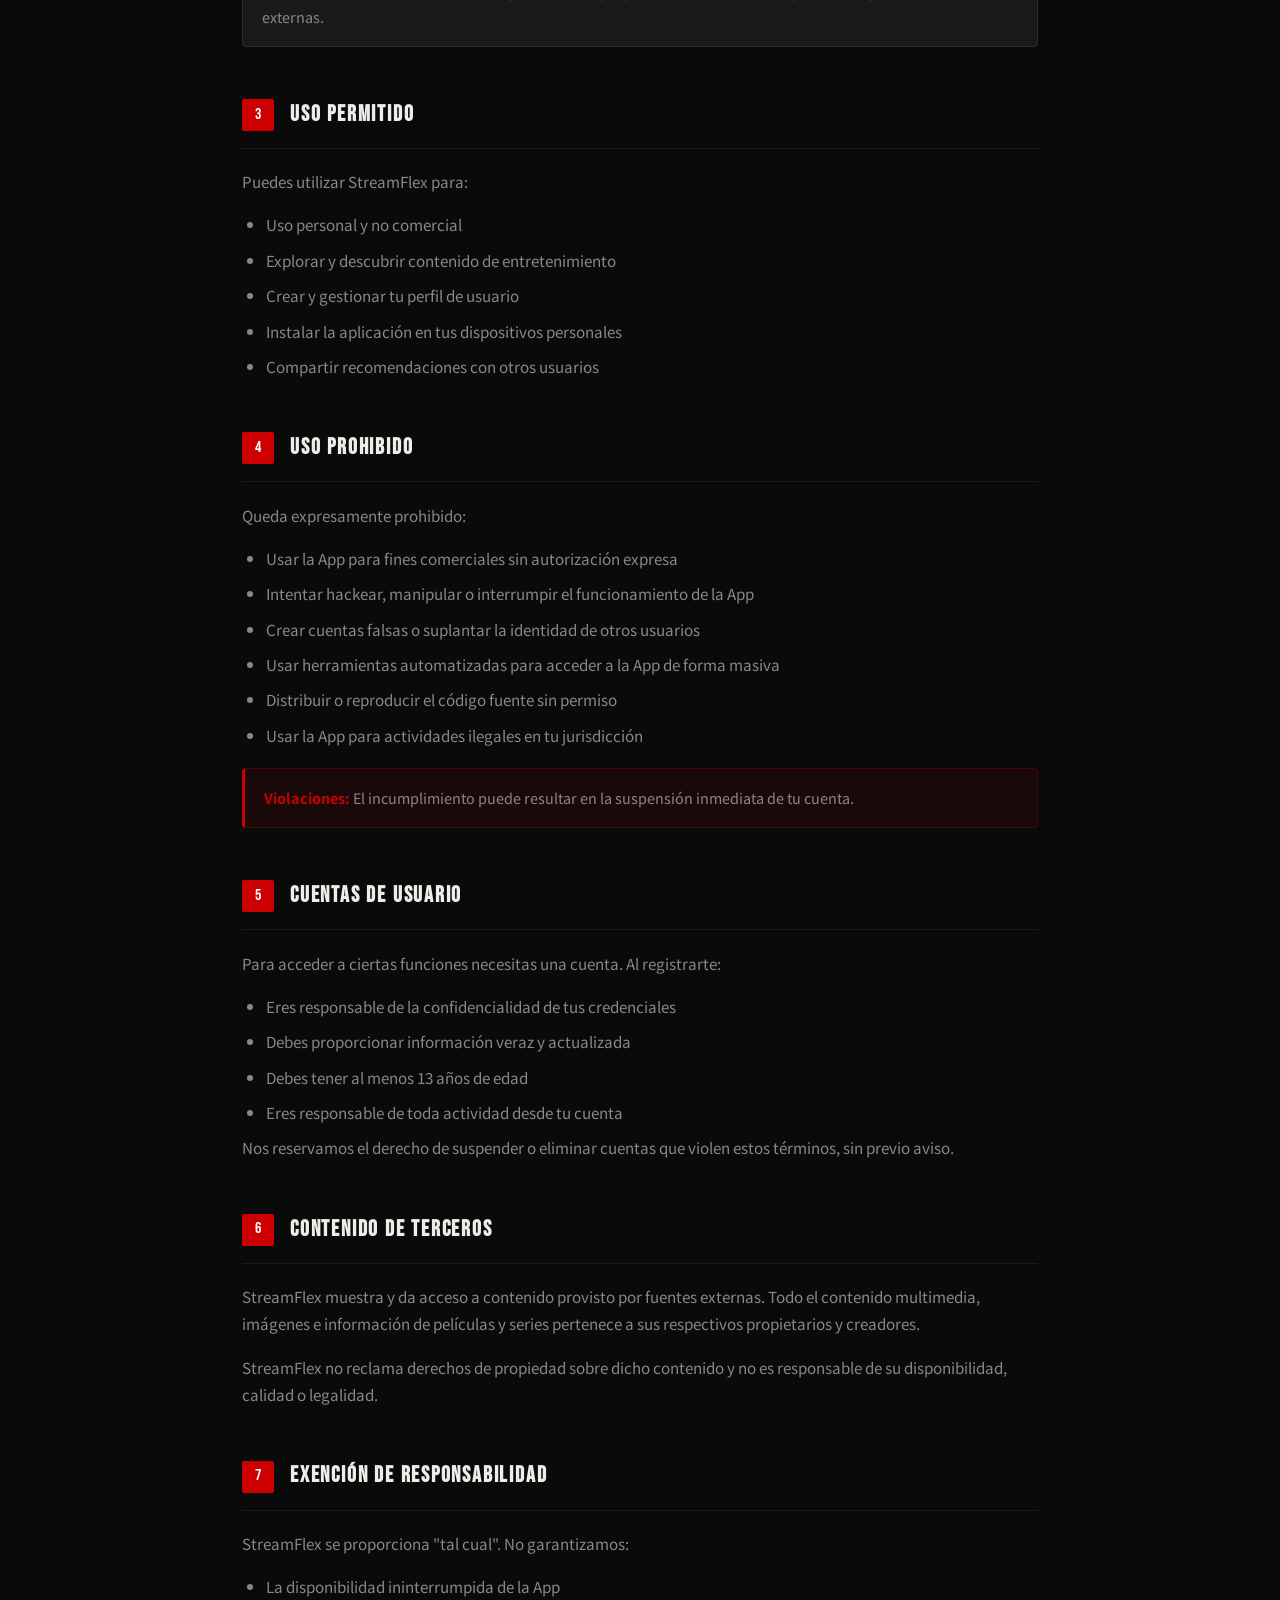
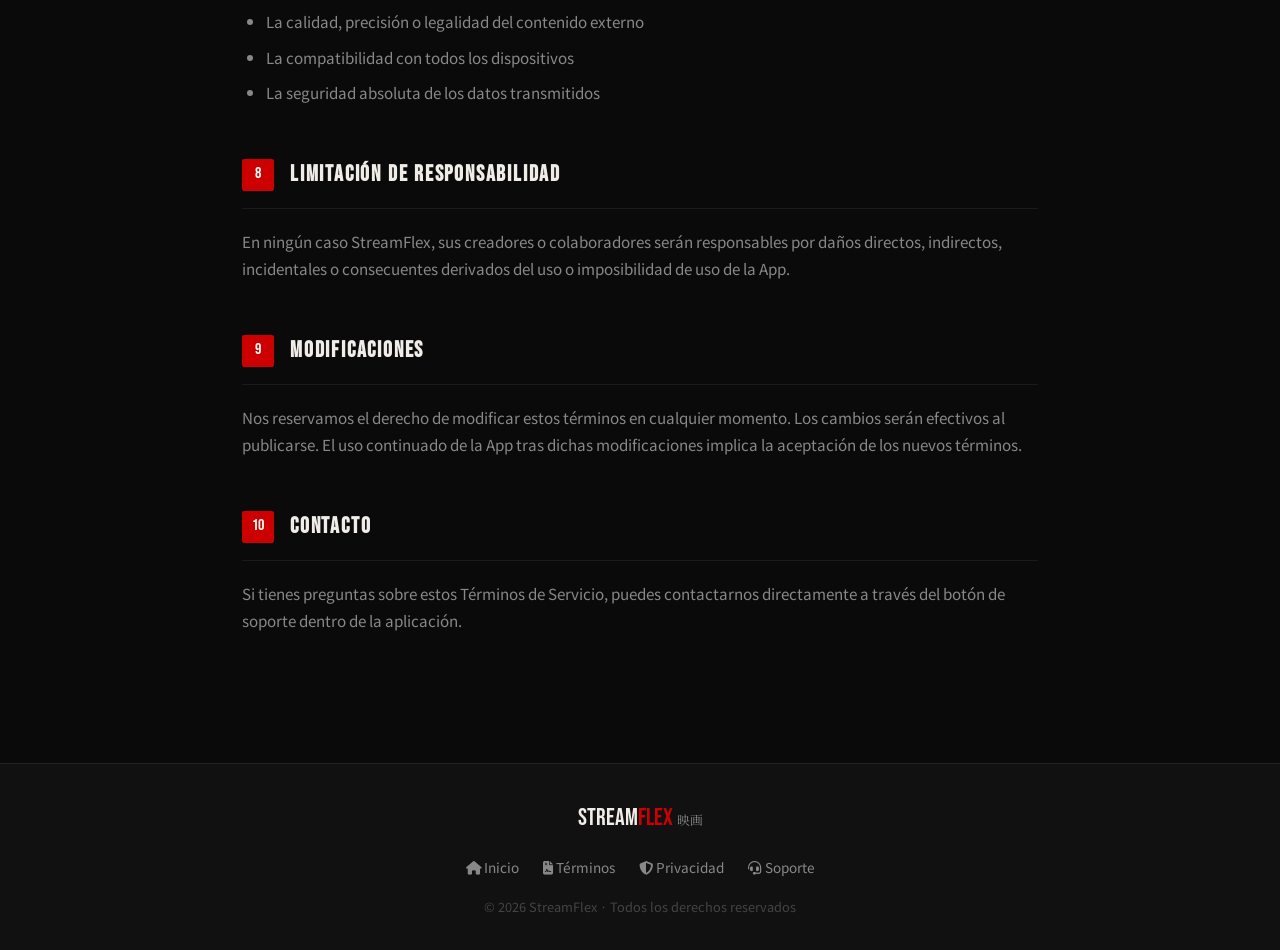
<file: terms.html>
<!DOCTYPE html>
<html lang="es" data-theme="dark">
<head>
    <meta charset="UTF-8">
    <meta name="viewport" content="width=device-width, initial-scale=1.0">
    <title>Términos de Servicio — StreamFlex</title>
    <link rel="manifest" href="/manifest.json">
    <meta name="theme-color" content="#cc0000">
    <link rel="stylesheet" href="https://cdnjs.cloudflare.com/ajax/libs/font-awesome/6.4.0/css/all.min.css">
    <link href="https://fonts.googleapis.com/css2?family=Bebas+Neue&family=Noto+Sans+JP:wght@300;400;700&family=Noto+Serif+JP:wght@400;700&display=swap" rel="stylesheet">
    <style>
        :root {
            --bg:#0a0a0a;--bg2:#111;--bg3:#1a1a1a;
            --red:#cc0000;--red-glow:rgba(204,0,0,0.4);
            --text:#f0ede8;--text-dim:#888;--text-muted:#444;
            --gold:#c9a84c;--border:rgba(255,255,255,0.07);
        }
        *{margin:0;padding:0;box-sizing:border-box;}
        body{background:var(--bg);color:var(--text);font-family:'Noto Sans JP',sans-serif;line-height:1.8;min-height:100vh;}
        header{background:rgba(10,10,10,0.97);border-bottom:1px solid var(--border);padding:1rem 2rem;display:flex;align-items:center;justify-content:space-between;position:sticky;top:0;z-index:100;backdrop-filter:blur(10px);}
        .logo-wrap{display:flex;align-items:center;gap:1rem;text-decoration:none;}
        .logo-jp{font-family:'Noto Serif JP',serif;font-size:0.6rem;color:var(--red);letter-spacing:0.2em;writing-mode:vertical-rl;opacity:0.7;}
        .logo-main{font-family:'Bebas Neue',sans-serif;font-size:1.8rem;color:var(--text);letter-spacing:0.05em;}
        .logo-main span{color:var(--red);}
        .back-btn{background:none;border:1px solid var(--border);color:var(--text-dim);padding:0.5rem 1rem;border-radius:4px;cursor:pointer;font-family:'Noto Sans JP',sans-serif;font-size:0.85rem;display:flex;align-items:center;gap:0.5rem;text-decoration:none;transition:all 0.2s;}
        .back-btn:hover{border-color:var(--red);color:var(--text);}
        .hero{background:linear-gradient(135deg,var(--bg2) 0%,var(--bg) 60%);border-bottom:1px solid var(--border);padding:4rem 2rem 3rem;position:relative;overflow:hidden;}
        .hero::before{content:'規約';position:absolute;right:2rem;top:50%;transform:translateY(-50%);font-family:'Noto Serif JP',serif;font-size:8rem;color:var(--red);opacity:0.05;pointer-events:none;}
        .hero-inner{max-width:860px;margin:0 auto;}
        .hero-badge{display:inline-flex;align-items:center;gap:0.5rem;background:var(--red);color:white;font-size:0.7rem;font-weight:700;letter-spacing:0.15em;padding:0.3rem 0.8rem;border-radius:2px;margin-bottom:1rem;font-family:'Noto Serif JP',serif;}
        .hero h1{font-family:'Bebas Neue',sans-serif;font-size:clamp(2.5rem,5vw,4rem);letter-spacing:0.05em;line-height:1;margin-bottom:0.8rem;}
        .hero h1 span{color:var(--red);}
        .hero-meta{color:var(--text-dim);font-size:0.85rem;display:flex;gap:1.5rem;flex-wrap:wrap;}
        .hero-meta span{display:flex;align-items:center;gap:0.4rem;}
        .content{max-width:860px;margin:0 auto;padding:3rem 2rem 5rem;}
        .toc{background:var(--bg2);border:1px solid var(--border);border-left:3px solid var(--red);border-radius:4px;padding:1.5rem 2rem;margin-bottom:3rem;}
        .toc-title{font-family:'Bebas Neue',sans-serif;font-size:1.1rem;letter-spacing:0.1em;color:var(--red);margin-bottom:1rem;}
        .toc ol{padding-left:1.2rem;}
        .toc li{margin-bottom:0.3rem;}
        .toc a{color:var(--text-dim);text-decoration:none;font-size:0.9rem;transition:color 0.2s;}
        .toc a:hover{color:var(--red);}
        .section{margin-bottom:3rem;scroll-margin-top:80px;}
        .section-header{display:flex;align-items:center;gap:1rem;margin-bottom:1.2rem;padding-bottom:0.8rem;border-bottom:1px solid var(--border);}
        .section-num{background:var(--red);color:white;font-family:'Bebas Neue',sans-serif;font-size:1rem;width:2rem;height:2rem;display:flex;align-items:center;justify-content:center;border-radius:2px;flex-shrink:0;}
        .section h2{font-family:'Bebas Neue',sans-serif;font-size:1.4rem;letter-spacing:0.08em;}
        .section p{color:var(--text-dim);margin-bottom:1rem;font-size:0.95rem;}
        .section ul{padding-left:1.5rem;color:var(--text-dim);font-size:0.95rem;}
        .section li{margin-bottom:0.5rem;}
        .warning-box{background:rgba(204,0,0,0.08);border:1px solid rgba(204,0,0,0.25);border-left:3px solid var(--red);border-radius:4px;padding:1rem 1.2rem;margin:1.2rem 0;font-size:0.9rem;color:var(--text-dim);}
        .warning-box strong{color:var(--red);}
        .info-box{background:var(--bg3);border:1px solid var(--border);border-radius:4px;padding:1rem 1.2rem;margin:1.2rem 0;font-size:0.9rem;color:var(--text-dim);}
        footer{background:var(--bg2);border-top:1px solid var(--border);padding:2rem;text-align:center;}
        .footer-logo{font-family:'Bebas Neue',sans-serif;font-size:1.5rem;color:var(--text);margin-bottom:0.5rem;}
        .footer-logo span{color:var(--red);}
        .footer-links{display:flex;gap:1.5rem;justify-content:center;flex-wrap:wrap;margin:1rem 0;}
        .footer-links a{color:var(--text-dim);text-decoration:none;font-size:0.85rem;transition:color 0.2s;}
        .footer-links a:hover{color:var(--red);}
        .footer-copy{color:var(--text-muted);font-size:0.8rem;}
        @media(max-width:600px){header{padding:1rem;}.hero{padding:2.5rem 1rem 2rem;}.content{padding:2rem 1rem 4rem;}}
    </style>
</head>
<body>
<header>
    <a class="logo-wrap" href="/index.html">
        <div class="logo-jp">映画</div>
        <div class="logo-main">Stream<span>Flex</span></div>
    </a>
    <a class="back-btn" href="/index.html"><i class="fas fa-arrow-left"></i> Volver</a>
</header>

<div class="hero">
    <div class="hero-inner">
        <div class="hero-badge"><i class="fas fa-file-contract"></i> 利用規約</div>
        <h1>Términos de <span>Servicio</span></h1>
        <div class="hero-meta">
            <span><i class="fas fa-calendar"></i> Última actualización: Marzo 2026</span>
            <span><i class="fas fa-mobile-alt"></i> Aplicación StreamFlex</span>
        </div>
    </div>
</div>

<div class="content">
    <div class="toc">
        <div class="toc-title"><i class="fas fa-list"></i> &nbsp;Contenido</div>
        <ol>
            <li><a href="#s1">Aceptación de los términos</a></li>
            <li><a href="#s2">Descripción de la aplicación</a></li>
            <li><a href="#s3">Uso permitido</a></li>
            <li><a href="#s4">Uso prohibido</a></li>
            <li><a href="#s5">Cuentas de usuario</a></li>
            <li><a href="#s6">Contenido de terceros</a></li>
            <li><a href="#s7">Exención de responsabilidad</a></li>
            <li><a href="#s8">Limitación de responsabilidad</a></li>
            <li><a href="#s9">Modificaciones</a></li>
            <li><a href="#s10">Contacto</a></li>
        </ol>
    </div>

    <div class="warning-box">
        <strong>⚠ Importante:</strong> Al instalar y usar StreamFlex, aceptas estos términos en su totalidad. Si no estás de acuerdo, por favor desinstala la aplicación.
    </div>

    <div class="section" id="s1">
        <div class="section-header"><div class="section-num">1</div><h2>Aceptación de los Términos</h2></div>
        <p>Al descargar, instalar o utilizar la aplicación StreamFlex ("la App"), aceptas quedar vinculado por estos Términos de Servicio. Estos términos constituyen un acuerdo legal entre tú ("el Usuario") y StreamFlex.</p>
        <p>Si accedes a la App en nombre de una organización, garantizas tener autorización para aceptar estos términos en su nombre.</p>
    </div>

    <div class="section" id="s2">
        <div class="section-header"><div class="section-num">2</div><h2>Descripción de la Aplicación</h2></div>
        <p>StreamFlex es una aplicación de entretenimiento que permite a los usuarios explorar, descubrir y reproducir películas y series. La App ofrece:</p>
        <ul>
            <li>Exploración de un extenso catálogo de películas y series</li>
            <li>Reproducción de contenido multimedia</li>
            <li>Gestión de listas personales (favoritos, pendientes, vistas)</li>
            <li>Recomendaciones personalizadas según tus gustos</li>
            <li>Funcionalidad offline para contenido guardado</li>
        </ul>
        <div class="info-box">
            <i class="fas fa-info-circle" style="color:var(--gold)"></i> StreamFlex <strong>no produce ni distribuye</strong> contenido propio. Todo el contenido reproducible proviene de fuentes externas.
        </div>
    </div>

    <div class="section" id="s3">
        <div class="section-header"><div class="section-num">3</div><h2>Uso Permitido</h2></div>
        <p>Puedes utilizar StreamFlex para:</p>
        <ul>
            <li>Uso personal y no comercial</li>
            <li>Explorar y descubrir contenido de entretenimiento</li>
            <li>Crear y gestionar tu perfil de usuario</li>
            <li>Instalar la aplicación en tus dispositivos personales</li>
            <li>Compartir recomendaciones con otros usuarios</li>
        </ul>
    </div>

    <div class="section" id="s4">
        <div class="section-header"><div class="section-num">4</div><h2>Uso Prohibido</h2></div>
        <p>Queda expresamente prohibido:</p>
        <ul>
            <li>Usar la App para fines comerciales sin autorización expresa</li>
            <li>Intentar hackear, manipular o interrumpir el funcionamiento de la App</li>
            <li>Crear cuentas falsas o suplantar la identidad de otros usuarios</li>
            <li>Usar herramientas automatizadas para acceder a la App de forma masiva</li>
            <li>Distribuir o reproducir el código fuente sin permiso</li>
            <li>Usar la App para actividades ilegales en tu jurisdicción</li>
        </ul>
        <div class="warning-box">
            <strong>Violaciones:</strong> El incumplimiento puede resultar en la suspensión inmediata de tu cuenta.
        </div>
    </div>

    <div class="section" id="s5">
        <div class="section-header"><div class="section-num">5</div><h2>Cuentas de Usuario</h2></div>
        <p>Para acceder a ciertas funciones necesitas una cuenta. Al registrarte:</p>
        <ul>
            <li>Eres responsable de la confidencialidad de tus credenciales</li>
            <li>Debes proporcionar información veraz y actualizada</li>
            <li>Debes tener al menos 13 años de edad</li>
            <li>Eres responsable de toda actividad desde tu cuenta</li>
        </ul>
        <p>Nos reservamos el derecho de suspender o eliminar cuentas que violen estos términos, sin previo aviso.</p>
    </div>

    <div class="section" id="s6">
        <div class="section-header"><div class="section-num">6</div><h2>Contenido de Terceros</h2></div>
        <p>StreamFlex muestra y da acceso a contenido provisto por fuentes externas. Todo el contenido multimedia, imágenes e información de películas y series pertenece a sus respectivos propietarios y creadores.</p>
        <p>StreamFlex no reclama derechos de propiedad sobre dicho contenido y no es responsable de su disponibilidad, calidad o legalidad.</p>
    </div>

    <div class="section" id="s7">
        <div class="section-header"><div class="section-num">7</div><h2>Exención de Responsabilidad</h2></div>
        <p>StreamFlex se proporciona "tal cual". No garantizamos:</p>
        <ul>
            <li>La disponibilidad ininterrumpida de la App</li>
            <li>La calidad, precisión o legalidad del contenido externo</li>
            <li>La compatibilidad con todos los dispositivos</li>
            <li>La seguridad absoluta de los datos transmitidos</li>
        </ul>
    </div>

    <div class="section" id="s8">
        <div class="section-header"><div class="section-num">8</div><h2>Limitación de Responsabilidad</h2></div>
        <p>En ningún caso StreamFlex, sus creadores o colaboradores serán responsables por daños directos, indirectos, incidentales o consecuentes derivados del uso o imposibilidad de uso de la App.</p>
    </div>

    <div class="section" id="s9">
        <div class="section-header"><div class="section-num">9</div><h2>Modificaciones</h2></div>
        <p>Nos reservamos el derecho de modificar estos términos en cualquier momento. Los cambios serán efectivos al publicarse. El uso continuado de la App tras dichas modificaciones implica la aceptación de los nuevos términos.</p>
    </div>

    <div class="section" id="s10">
        <div class="section-header"><div class="section-num">10</div><h2>Contacto</h2></div>
        <p>Si tienes preguntas sobre estos Términos de Servicio, puedes contactarnos directamente a través del botón de soporte dentro de la aplicación.</p>
    </div>
</div>

<footer>
    <div class="footer-logo">Stream<span>Flex</span> <span style="font-family:'Noto Serif JP';font-size:0.8rem;color:var(--text-dim)">映画</span></div>
    <div class="footer-links">
        <a href="/index.html"><i class="fas fa-home"></i> Inicio</a>
        <a href="/terms.html"><i class="fas fa-file-contract"></i> Términos</a>
        <a href="/privacy.html"><i class="fas fa-shield-alt"></i> Privacidad</a>
        <a href="/support.html"><i class="fas fa-headset"></i> Soporte</a>
    </div>
    <div class="footer-copy">© 2026 StreamFlex · Todos los derechos reservados</div>
</footer>
</body>
</html>
</file>
